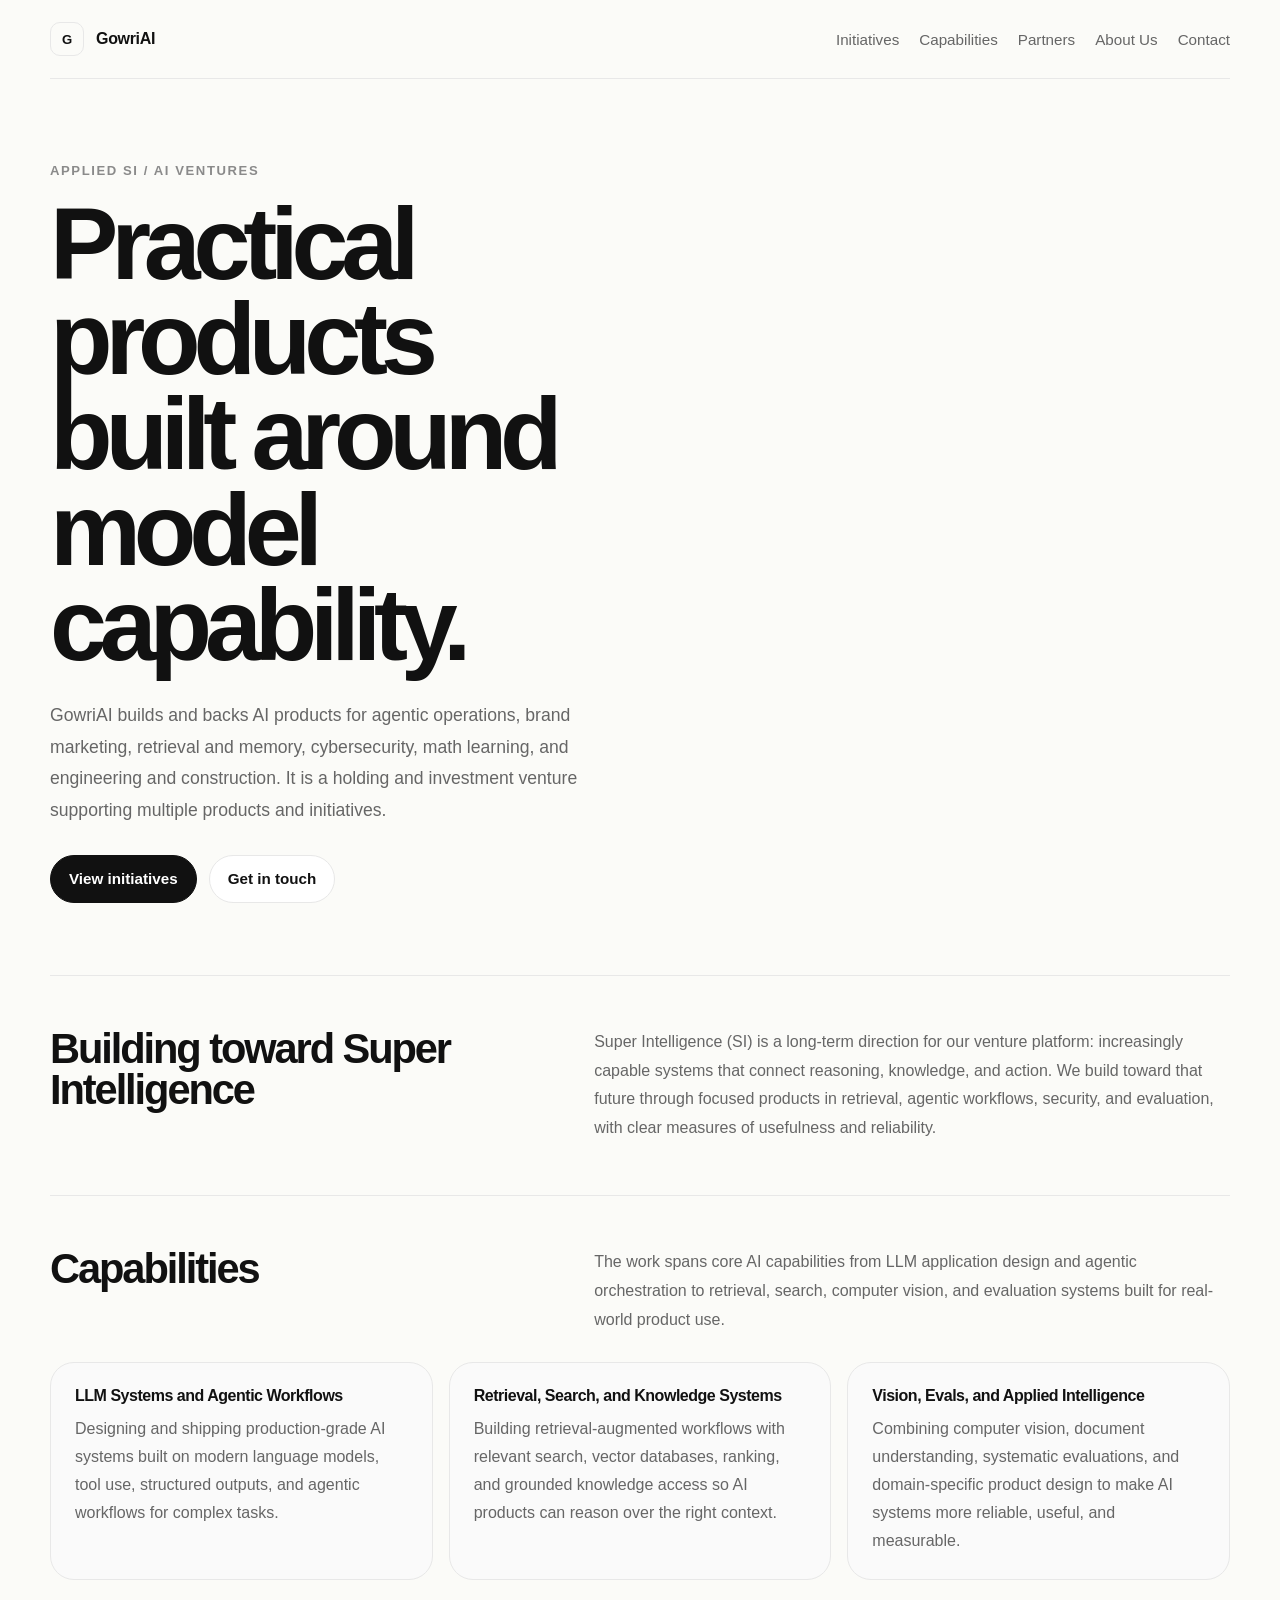
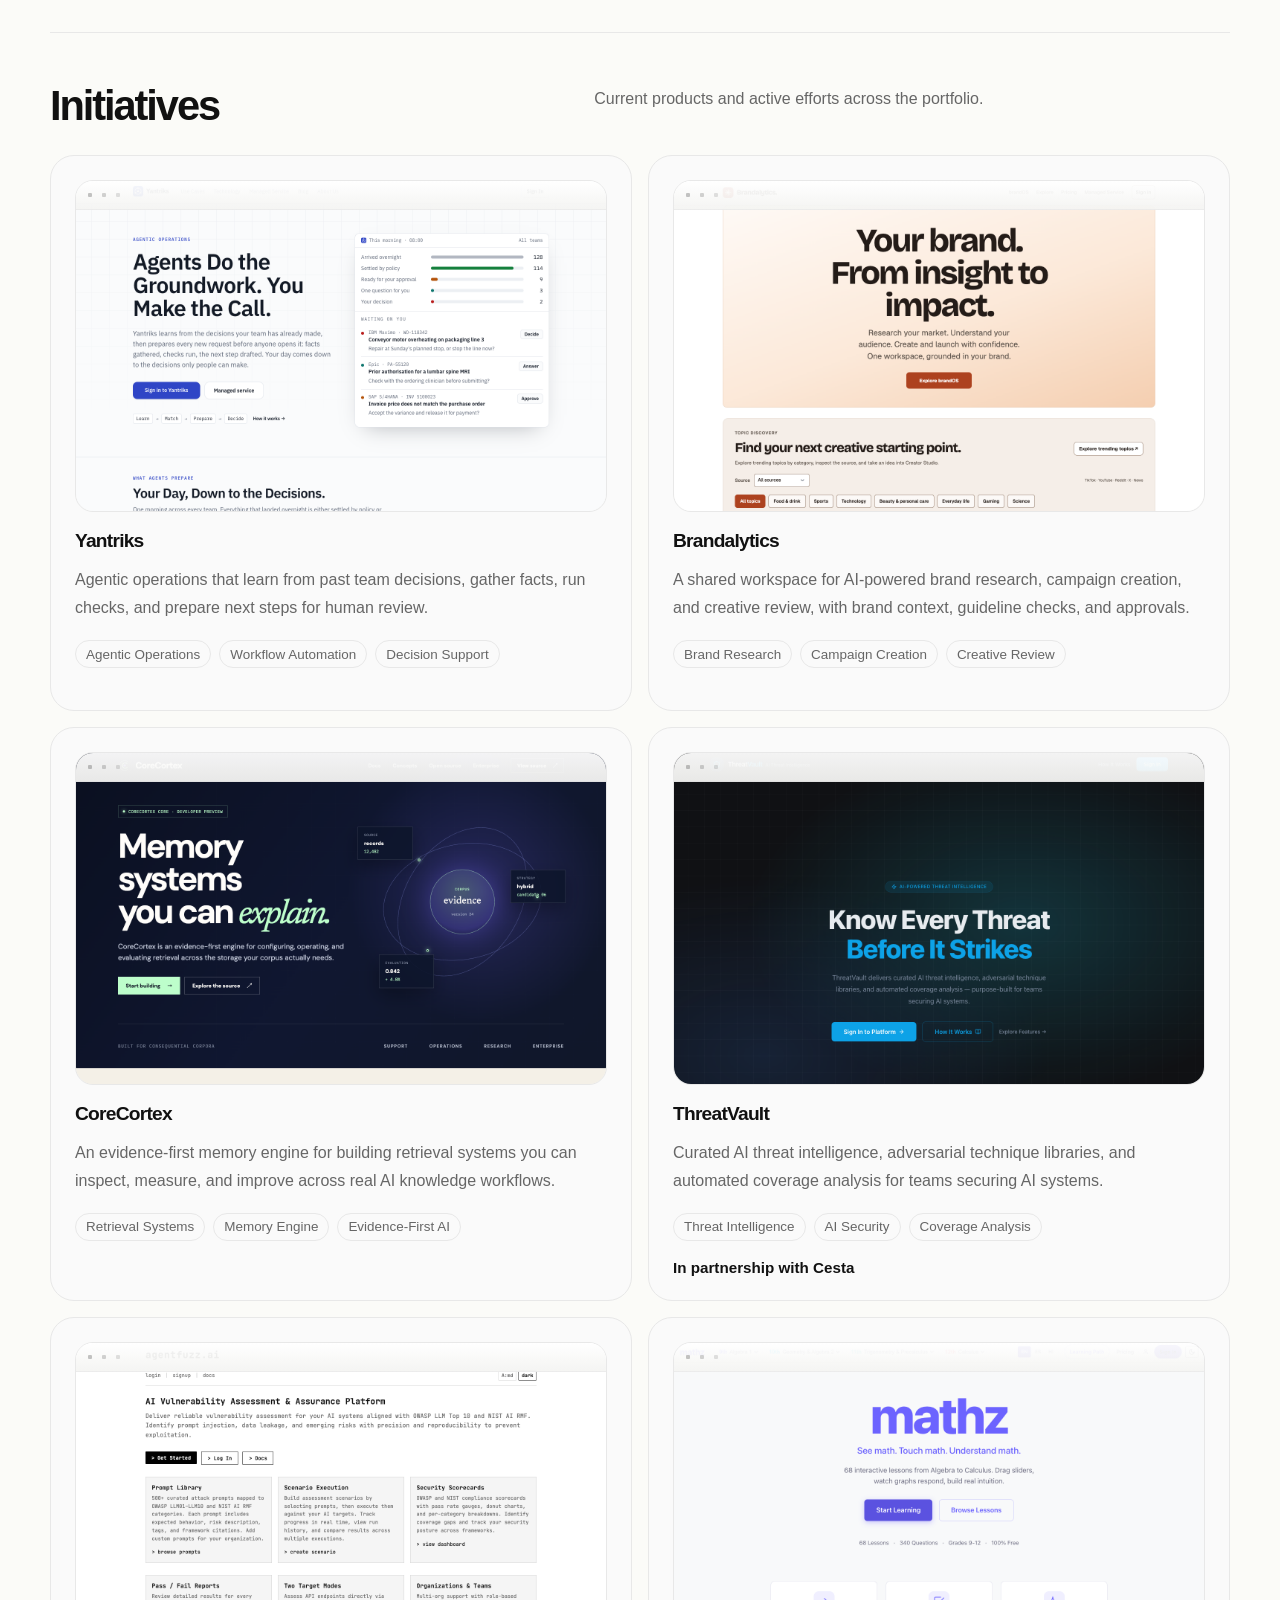
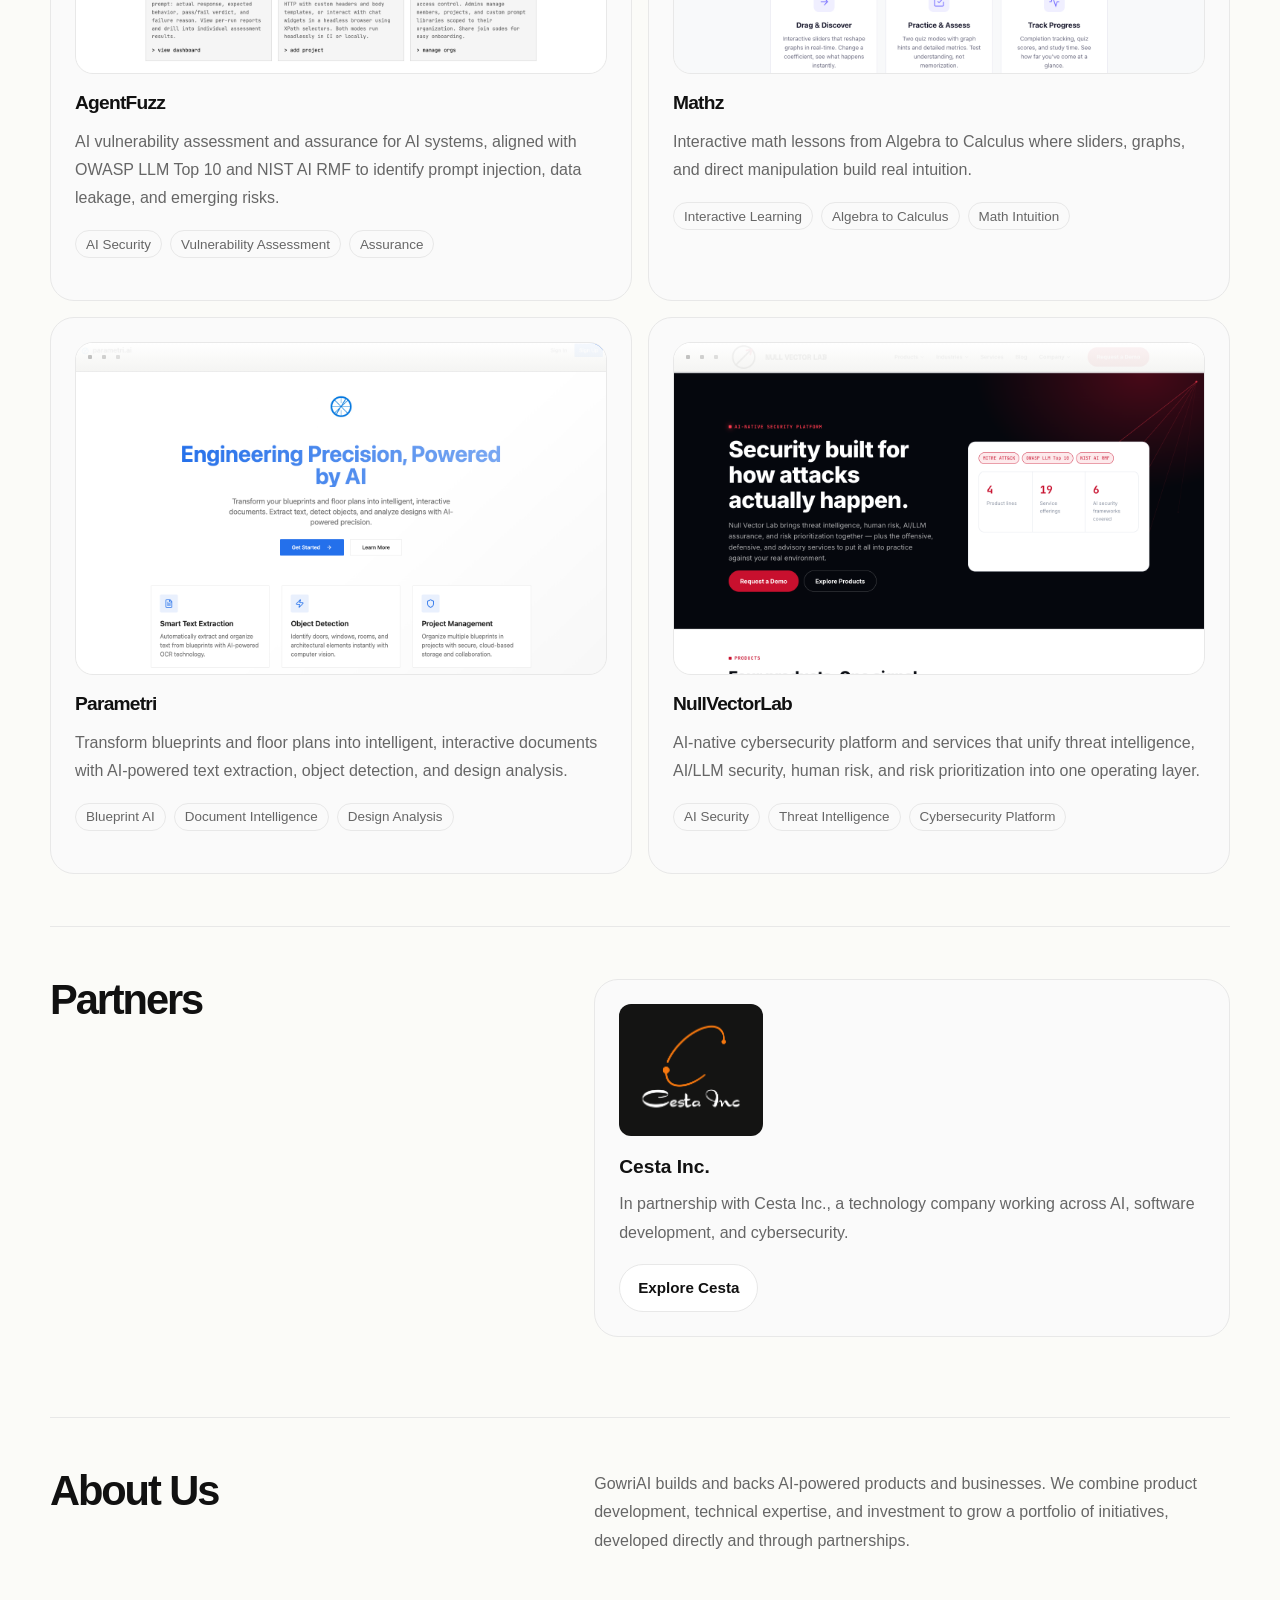
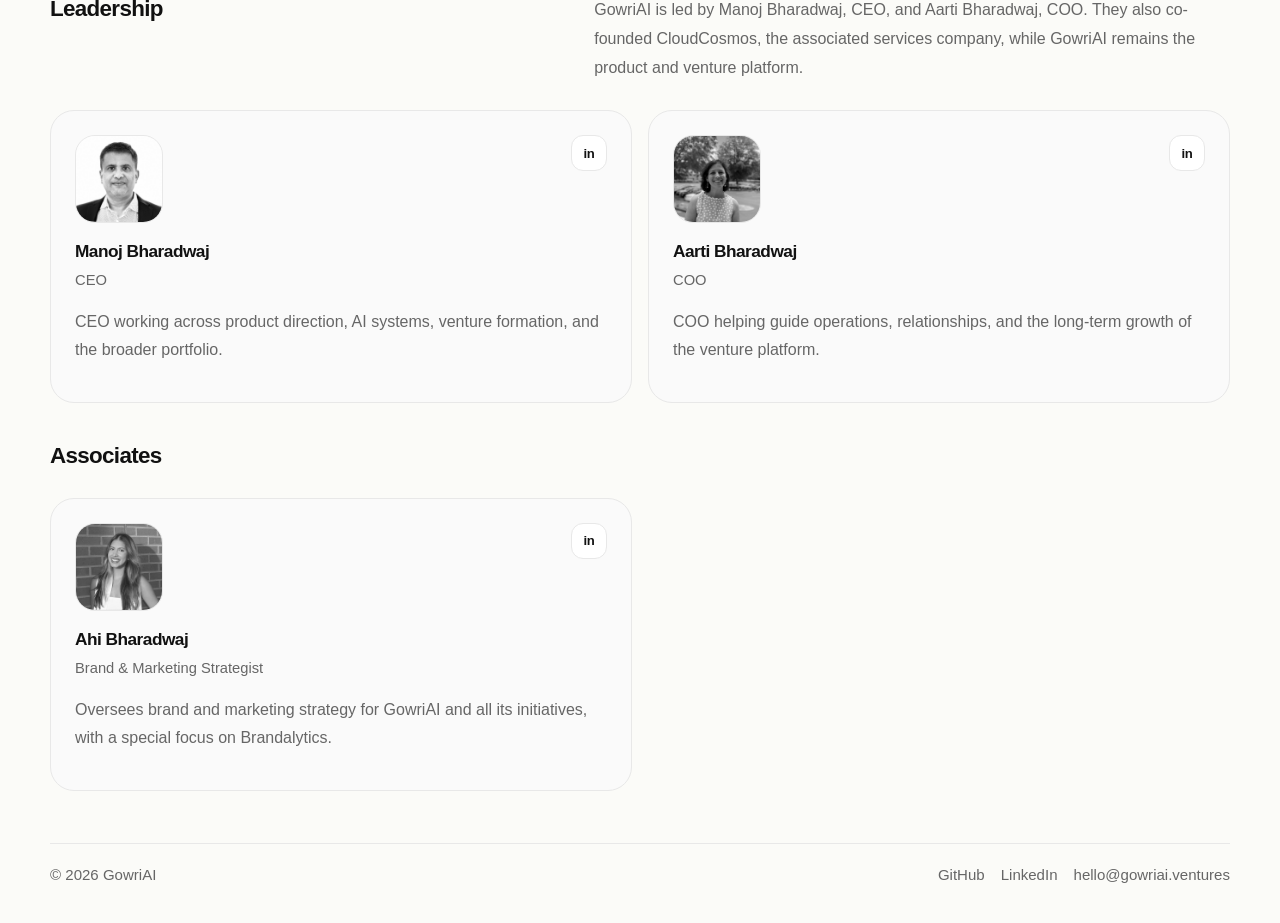
<file: index.html>
<!DOCTYPE html>
<html lang="en">
<head>
  <meta charset="utf-8" />
  <meta name="viewport" content="width=device-width, initial-scale=1" />
  <title>GowriAI | AI Products &amp; Ventures</title>
  <meta
    name="description"
    content="GowriAI builds and backs AI products for agentic operations, brand marketing, retrieval and memory, cybersecurity, math learning, and engineering and construction."
  />
  <meta
    name="keywords"
    content="GowriAI, AI ventures, applied AI, AI products, Super Intelligence, Yantriks, Brandalytics, AgentFuzz, ThreatVault, Mathz, Parametri, NullVectorLab, CoreCortex"
  />
  <meta name="author" content="GowriAI" />
  <meta name="robots" content="index, follow, max-image-preview:large, max-snippet:-1, max-video-preview:-1" />
  <meta name="googlebot" content="index, follow, max-image-preview:large, max-snippet:-1, max-video-preview:-1" />
  <meta name="application-name" content="GowriAI" />
  <meta name="theme-color" content="#fbfbf8" />
  <meta name="format-detection" content="telephone=no" />
  <meta name="geo.region" content="US" />
  <meta name="geo.placename" content="United States" />
  <meta property="og:type" content="website" />
  <meta property="og:site_name" content="GowriAI" />
  <meta property="og:title" content="GowriAI" />
  <meta
    property="og:description"
    content="GowriAI builds and backs AI products for agentic operations, brand marketing, retrieval and memory, cybersecurity, math learning, and engineering and construction."
  />
  <meta property="og:url" content="https://gowriai.ventures/" />
  <meta property="og:locale" content="en_US" />
  <meta property="og:image" content="https://gowriai.ventures/assets/images/og-image.png" />
  <meta property="og:image:width" content="1200" />
  <meta property="og:image:height" content="630" />
  <meta name="twitter:card" content="summary_large_image" />
  <meta name="twitter:title" content="GowriAI" />
  <meta
    name="twitter:description"
    content="GowriAI builds and backs AI products for agentic operations, brand marketing, retrieval and memory, cybersecurity, math learning, and engineering and construction."
  />
  <meta name="twitter:image" content="https://gowriai.ventures/assets/images/og-image.png" />
  <link rel="canonical" href="https://gowriai.ventures/" />
  <link rel="icon" href="/favicon.svg" type="image/svg+xml" />
  <link rel="mask-icon" href="/favicon.svg" color="#0f5a47" />
  <link rel="manifest" href="/site.webmanifest" />
  <script type="application/ld+json">
    {
      "@context": "https://schema.org",
      "@type": "Organization",
      "name": "GowriAI",
      "url": "https://gowriai.ventures/",
      "description": "GowriAI builds and backs AI products for agentic operations, brand marketing, retrieval and memory, cybersecurity, math learning, and engineering and construction.",
      "sameAs": [
        "https://github.com/GowriAI-Ventures",
        "https://linkedin.com/company/gowriai"
      ],
      "hasOfferCatalog": {
        "@type": "OfferCatalog",
        "name": "Initiatives",
        "itemListElement": [
          {
            "@type": "ListItem",
            "position": 1,
            "item": {
              "@type": "SoftwareApplication",
              "name": "Yantriks",
              "url": "https://yantriks.ai/",
              "description": "Agentic operations that learn from past team decisions, gather facts, run checks, and prepare next steps for human review."
            }
          },
          {
            "@type": "ListItem",
            "position": 2,
            "item": {
              "@type": "SoftwareApplication",
              "name": "Brandalytics",
              "url": "https://brandalytics.ai/",
              "description": "A shared workspace for AI-powered brand research, campaign creation, and creative review, with brand context, guideline checks, and approvals."
            }
          },
          {
            "@type": "ListItem",
            "position": 3,
            "item": {
              "@type": "SoftwareApplication",
              "name": "CoreCortex",
              "url": "https://corecortex.io/",
              "description": "An evidence-first memory engine for building retrieval systems you can inspect, measure, and improve across real AI knowledge workflows."
            }
          },
          {
            "@type": "ListItem",
            "position": 4,
            "item": {
              "@type": "SoftwareApplication",
              "name": "ThreatVault",
              "url": "https://threatvault.ai",
              "description": "Curated AI threat intelligence, adversarial technique libraries, and automated coverage analysis for teams securing AI systems."
            }
          },
          {
            "@type": "ListItem",
            "position": 5,
            "item": {
              "@type": "SoftwareApplication",
              "name": "AgentFuzz",
              "url": "https://agentfuzz.ai",
              "description": "AI vulnerability assessment and assurance for AI systems, aligned with OWASP LLM Top 10 and NIST AI RMF to identify prompt injection, data leakage, and emerging risks."
            }
          },
          {
            "@type": "ListItem",
            "position": 6,
            "item": {
              "@type": "SoftwareApplication",
              "name": "Mathz",
              "url": "https://mathz.app",
              "description": "Interactive math lessons from Algebra to Calculus where sliders, graphs, and direct manipulation build real intuition."
            }
          },
          {
            "@type": "ListItem",
            "position": 7,
            "item": {
              "@type": "SoftwareApplication",
              "name": "Parametri",
              "url": "https://parametri.ai/",
              "description": "Transform blueprints and floor plans into intelligent, interactive documents with AI-powered text extraction, object detection, and design analysis."
            }
          },
          {
            "@type": "ListItem",
            "position": 8,
            "item": {
              "@type": "SoftwareApplication",
              "name": "NullVectorLab",
              "url": "https://nullvectorlab.com/",
              "description": "AI-native cybersecurity platform and services that unify threat intelligence, AI/LLM security, human risk, and risk prioritization into one operating layer."
            }
          }
        ]
      }
    }
  </script>
  <style>
    :root {
      --bg: #fbfbf8;
      --surface: #ffffff;
      --line: #e8e8e8;
      --text: #111111;
      --muted: #666666;
      --subtle: #8a8a8a;
      --accent: #111111;
      --panel: #fafafa;
      --radius: 24px;
      --max-width: 1180px;
    }

    * {
      box-sizing: border-box;
    }

    html {
      scroll-behavior: smooth;
    }

    body {
      margin: 0;
      background: var(--bg);
      color: var(--text);
      font-family: -apple-system, BlinkMacSystemFont, "Segoe UI", sans-serif;
      -webkit-font-smoothing: antialiased;
      text-rendering: optimizeLegibility;
    }

    a {
      color: inherit;
      text-decoration: none;
    }

    img {
      max-width: 100%;
      display: block;
    }

    .page {
      width: min(calc(100% - 40px), var(--max-width));
      margin: 0 auto;
    }

    .topbar {
      display: flex;
      align-items: center;
      justify-content: space-between;
      gap: 24px;
      padding: 22px 0;
      border-bottom: 1px solid var(--line);
    }

    .brand {
      display: inline-flex;
      align-items: center;
      gap: 12px;
      font-size: 1rem;
      font-weight: 600;
      letter-spacing: -0.02em;
    }

    .brand-mark {
      width: 34px;
      height: 34px;
      display: grid;
      place-items: center;
      border: 1px solid var(--line);
      border-radius: 10px;
      font-size: 0.82rem;
      font-weight: 700;
    }

    .nav {
      display: flex;
      flex-wrap: wrap;
      gap: 20px;
      color: var(--muted);
      font-size: 0.95rem;
    }

    .hero {
      padding: 84px 0 72px;
      border-bottom: 1px solid var(--line);
    }

    .kicker {
      margin: 0 0 18px;
      color: var(--subtle);
      font-size: 0.82rem;
      font-weight: 600;
      letter-spacing: 0.12em;
      text-transform: uppercase;
    }

    h1 {
      margin: 0;
      max-width: 10ch;
      font-size: clamp(3.2rem, 8vw, 6.8rem);
      line-height: 0.93;
      letter-spacing: -0.07em;
      font-weight: 700;
    }

    .hero-grid {
      display: grid;
      grid-template-columns: minmax(0, 1.35fr) minmax(280px, 0.7fr);
      gap: 40px;
      align-items: end;
      margin-top: 28px;
    }

    .lead {
      margin: 0;
      max-width: 58ch;
      color: var(--muted);
      font-size: 1.1rem;
      line-height: 1.8;
    }

    .hero-actions {
      display: flex;
      flex-wrap: wrap;
      gap: 12px;
      margin-top: 28px;
    }

    .button {
      display: inline-flex;
      align-items: center;
      justify-content: center;
      min-height: 48px;
      padding: 0 18px;
      border-radius: 999px;
      border: 1px solid var(--line);
      font-size: 0.95rem;
      font-weight: 600;
      transition: background-color 140ms ease, color 140ms ease, border-color 140ms ease;
    }

    .button-primary {
      background: var(--accent);
      border-color: var(--accent);
      color: #ffffff;
    }

    .button-secondary {
      background: var(--surface);
      color: var(--text);
    }

    .section {
      padding: 52px 0;
      border-bottom: 1px solid var(--line);
    }

    .section-header {
      display: grid;
      grid-template-columns: minmax(0, 0.9fr) minmax(0, 1.1fr);
      gap: 24px;
      margin-bottom: 28px;
    }

    .section-intelligence .section-header {
      margin-bottom: 0;
    }

    .about-subsection {
      margin-top: 40px;
    }

    .about-subsection .section-header h3 {
      margin: 0;
      font-size: 1.4rem;
      line-height: 1.2;
      letter-spacing: -0.03em;
      font-weight: 650;
    }

    .section-header h2 {
      margin: 0;
      font-size: clamp(1.7rem, 4vw, 2.6rem);
      line-height: 1;
      letter-spacing: -0.05em;
      font-weight: 650;
    }

    .section-header p {
      margin: 0;
      color: var(--muted);
      line-height: 1.8;
      font-size: 1rem;
    }

    .capabilities {
      display: grid;
      grid-template-columns: repeat(3, minmax(0, 1fr));
      gap: 16px;
    }

    .capability {
      padding: 24px;
      background: var(--panel);
      border: 1px solid var(--line);
      border-radius: var(--radius);
    }

    .capability h3 {
      margin: 0 0 10px;
      font-size: 1rem;
      letter-spacing: -0.03em;
    }

    .capability p {
      margin: 0;
      color: var(--muted);
      line-height: 1.75;
    }

    .initiatives {
      display: grid;
      grid-template-columns: repeat(2, minmax(0, 1fr));
      gap: 16px;
    }

    .team {
      display: grid;
      grid-template-columns: repeat(2, minmax(0, 1fr));
      gap: 16px;
    }

    .initiative {
      padding: 24px;
      border: 1px solid var(--line);
      border-radius: var(--radius);
      background: var(--panel);
    }

    .initiative-shot {
      display: block;
      margin: 0 0 18px;
      aspect-ratio: 16 / 10;
      overflow: hidden;
      border: 1px solid var(--line);
      border-radius: 18px;
      background: #f6f6f4;
      box-shadow: inset 0 1px 0 rgba(255, 255, 255, 0.7);
      position: relative;
    }

    .initiative-shot::before {
      content: "";
      position: absolute;
      inset: 0 auto auto 0;
      width: 100%;
      height: 28px;
      border-bottom: 1px solid rgba(17, 17, 17, 0.08);
      background:
        radial-gradient(circle at 14px 14px, rgba(17, 17, 17, 0.24) 0 2px, transparent 2.5px),
        radial-gradient(circle at 28px 14px, rgba(17, 17, 17, 0.18) 0 2px, transparent 2.5px),
        radial-gradient(circle at 42px 14px, rgba(17, 17, 17, 0.12) 0 2px, transparent 2.5px),
        linear-gradient(180deg, rgba(255, 255, 255, 0.95), rgba(244, 244, 242, 0.95));
      z-index: 1;
    }

    .initiative-shot img {
      width: 100%;
      height: 100%;
      object-fit: cover;
      object-position: center top;
      transition: transform 180ms ease;
      transform: scale(1.01);
    }

    .initiative:hover .initiative-shot img {
      transform: scale(1.03);
    }

    .initiative-head {
      margin-bottom: 14px;
    }

    .initiative h3 {
      margin: 0;
      font-size: 1.2rem;
      letter-spacing: -0.04em;
      font-weight: 650;
    }

    .initiative-title-link {
      display: inline-flex;
      align-items: center;
      gap: 6px;
    }

    .initiative p {
      margin: 0 0 18px;
      color: var(--muted);
      line-height: 1.75;
    }

    .meta {
      display: flex;
      flex-wrap: wrap;
      gap: 8px;
      margin-bottom: 18px;
    }

    .pill {
      display: inline-flex;
      align-items: center;
      min-height: 28px;
      padding: 0 10px;
      border: 1px solid var(--line);
      border-radius: 999px;
      color: var(--muted);
      font-size: 0.84rem;
      white-space: nowrap;
    }

    .link-row {
      display: flex;
      align-items: center;
      gap: 12px;
      color: var(--text);
      font-size: 0.95rem;
      font-weight: 600;
    }

    .person {
      padding: 24px;
      border: 1px solid var(--line);
      border-radius: var(--radius);
      background: var(--panel);
    }

    .partner-card {
      padding: 24px;
      border: 1px solid var(--line);
      border-radius: var(--radius);
      background: var(--panel);
    }

    .partner-card h3 {
      margin: 0 0 12px;
      font-size: 1.2rem;
    }

    .partner-card .button {
      margin-top: 16px;
    }

    .partner-logo {
      display: inline-block;
      padding: 12px;
      margin-bottom: 16px;
      border-radius: 12px;
      background: #141413;
    }

    .partner-logo img {
      width: 120px;
      height: auto;
    }

    .person-top {
      display: flex;
      align-items: start;
      justify-content: space-between;
      gap: 14px;
      margin-bottom: 18px;
    }

    .person-image {
      width: 88px;
      height: 88px;
      flex-shrink: 0;
      border-radius: 20px;
      overflow: hidden;
      border: 1px solid var(--line);
      background: #f4f4f4;
    }

    .person-image img {
      width: 100%;
      height: 100%;
      object-fit: cover;
      filter: grayscale(1);
    }

    .person-image.initials {
      display: grid;
      place-items: center;
      font-size: 1.5rem;
      font-weight: 600;
      color: var(--muted);
    }

    .person h4 {
      margin: 0 0 6px;
      font-size: 1.08rem;
      letter-spacing: -0.03em;
    }

    .person-role {
      margin: 0 0 12px;
      color: var(--subtle);
      font-size: 0.92rem;
    }

    .person p {
      margin: 0 0 14px;
      color: var(--muted);
      line-height: 1.75;
    }

    .person-link {
      display: inline-flex;
      align-items: center;
      justify-content: center;
      width: 36px;
      height: 36px;
      flex-shrink: 0;
      border: 1px solid var(--line);
      border-radius: 12px;
      color: var(--accent);
      font-size: 0.82rem;
      font-weight: 700;
      letter-spacing: -0.02em;
      background: #ffffff;
    }

    .footer {
      display: flex;
      align-items: center;
      justify-content: space-between;
      gap: 20px;
      flex-wrap: wrap;
      padding: 22px 0 40px;
      color: var(--muted);
      font-size: 0.94rem;
    }

    .footer-links {
      display: flex;
      flex-wrap: wrap;
      gap: 16px;
    }

    @media (max-width: 920px) {
      .hero-grid,
      .section-header,
      .capabilities,
      .initiatives,
      .team {
        grid-template-columns: 1fr;
      }
    }

    @media (max-width: 640px) {
      .page {
        width: min(calc(100% - 24px), var(--max-width));
      }

      .topbar,
      .footer {
        align-items: start;
        flex-direction: column;
      }

      .hero {
        padding: 56px 0 52px;
      }

      h1 {
        max-width: 11ch;
        font-size: clamp(2.8rem, 14vw, 4.4rem);
      }

      .link-row {
        flex-direction: column;
        align-items: start;
      }
    }
  </style>
</head>
<body>
    <div class="page">
    <header class="topbar">
      <a class="brand" href="/" aria-label="GowriAI home">
        <span class="brand-mark" aria-hidden="true">G</span>
        <span>GowriAI</span>
      </a>
      <nav class="nav" aria-label="Primary">
        <a href="#initiatives">Initiatives</a>
        <a href="#capabilities">Capabilities</a>
        <a href="#partners">Partners</a>
        <a href="#about">About Us</a>
        <a href="mailto:hello@gowriai.ventures">Contact</a>
      </nav>
    </header>

    <main>
      <section class="hero">
        <p class="kicker">Applied SI / AI ventures</p>
        <h1>Practical products built around model capability.</h1>
        <div class="hero-grid">
          <div>
            <p class="lead">
              GowriAI builds and backs AI products for agentic operations, brand marketing, retrieval and memory,
              cybersecurity, math learning, and engineering and construction. It is a holding
              and investment venture supporting multiple products and initiatives.
            </p>
            <div class="hero-actions">
              <a class="button button-primary" href="#initiatives">View initiatives</a>
              <a class="button button-secondary" href="mailto:hello@gowriai.ventures">Get in touch</a>
            </div>
          </div>
        </div>
      </section>

      <section class="section section-intelligence" id="super-intelligence" aria-labelledby="super-intelligence-title">
        <div class="section-header">
          <h2 id="super-intelligence-title">Building toward Super Intelligence</h2>
          <p>
            Super Intelligence (SI) is a long-term direction for our venture platform:
            increasingly capable systems that connect reasoning, knowledge, and action.
            We build toward that future through focused products in retrieval, agentic
            workflows, security, and evaluation, with clear measures of usefulness and
            reliability.
          </p>
        </div>
      </section>

      <section class="section" id="capabilities" aria-labelledby="capabilities-title">
        <div class="section-header">
          <h2 id="capabilities-title">Capabilities</h2>
          <p>
            The work spans core AI capabilities from LLM application design and
            agentic orchestration to retrieval, search, computer vision, and
            evaluation systems built for real-world product use.
          </p>
        </div>
        <div class="capabilities" id="capability-grid">
          <article class="capability">
            <h3>LLM Systems and Agentic Workflows</h3>
            <p>Designing and shipping production-grade AI systems built on modern language models, tool use, structured outputs, and agentic workflows for complex tasks.</p>
          </article>
          <article class="capability">
            <h3>Retrieval, Search, and Knowledge Systems</h3>
            <p>Building retrieval-augmented workflows with relevant search, vector databases, ranking, and grounded knowledge access so AI products can reason over the right context.</p>
          </article>
          <article class="capability">
            <h3>Vision, Evals, and Applied Intelligence</h3>
            <p>Combining computer vision, document understanding, systematic evaluations, and domain-specific product design to make AI systems more reliable, useful, and measurable.</p>
          </article>
        </div>
      </section>

      <section class="section" id="initiatives" aria-labelledby="initiatives-title">
        <div class="section-header">
          <h2 id="initiatives-title">Initiatives</h2>
          <p>
            Current products and active efforts across the portfolio.
          </p>
        </div>
        <div class="initiatives" id="initiative-grid">
          <article class="initiative">
            <a class="initiative-shot" href="https://yantriks.ai/" rel="noopener" target="_blank" aria-label="Yantriks">
              <img src="./assets/images/initiatives/yantriks-ai.png" alt="Yantriks preview" />
            </a>
            <div class="initiative-head">
              <h3><a class="initiative-title-link" href="https://yantriks.ai/" rel="noopener" target="_blank">Yantriks</a></h3>
            </div>
            <p>Agentic operations that learn from past team decisions, gather facts, run checks, and prepare next steps for human review.</p>
            <div class="meta"><span class="pill">Agentic Operations</span><span class="pill">Workflow Automation</span><span class="pill">Decision Support</span></div>
            <div class="link-row"></div>
          </article>
          <article class="initiative">
            <a class="initiative-shot" href="https://brandalytics.ai/" rel="noopener" target="_blank" aria-label="Brandalytics">
              <img src="./assets/images/initiatives/brandalytics-ai.png" alt="Brandalytics preview" />
            </a>
            <div class="initiative-head">
              <h3><a class="initiative-title-link" href="https://brandalytics.ai/" rel="noopener" target="_blank">Brandalytics</a></h3>
            </div>
            <p>A shared workspace for AI-powered brand research, campaign creation, and creative review, with brand context, guideline checks, and approvals.</p>
            <div class="meta"><span class="pill">Brand Research</span><span class="pill">Campaign Creation</span><span class="pill">Creative Review</span></div>
            <div class="link-row">

            </div>
          </article>
          <article class="initiative">
            <a class="initiative-shot" href="https://corecortex.io/" rel="noopener" target="_blank" aria-label="CoreCortex">
              <img src="./assets/images/initiatives/corecortex-io.png" alt="CoreCortex preview" />
            </a>
            <div class="initiative-head">
              <h3><a class="initiative-title-link" href="https://corecortex.io/" rel="noopener" target="_blank">CoreCortex</a></h3>
            </div>
            <p>An evidence-first memory engine for building retrieval systems you can inspect, measure, and improve across real AI knowledge workflows.</p>
            <div class="meta"><span class="pill">Retrieval Systems</span><span class="pill">Memory Engine</span><span class="pill">Evidence-First AI</span></div>
            <div class="link-row">

            </div>
          </article>
          <article class="initiative">
            <a class="initiative-shot" href="https://threatvault.ai" rel="noopener" target="_blank" aria-label="ThreatVault">
              <img src="./assets/images/initiatives/threatvault-ai.png" alt="ThreatVault preview" />
            </a>
            <div class="initiative-head">
              <h3><a class="initiative-title-link" href="https://threatvault.ai" rel="noopener" target="_blank">ThreatVault</a></h3>
            </div>
            <p>Curated AI threat intelligence, adversarial technique libraries, and automated coverage analysis for teams securing AI systems.</p>
            <div class="meta"><span class="pill">Threat Intelligence</span><span class="pill">AI Security</span><span class="pill">Coverage Analysis</span></div>
            <div class="link-row">
              <a href="https://cestatech.com/" rel="noopener" target="_blank">In partnership with Cesta</a>
            </div>
          </article>
          <article class="initiative">
            <a class="initiative-shot" href="https://agentfuzz.ai" rel="noopener" target="_blank" aria-label="AgentFuzz">
              <img src="./assets/images/initiatives/agentfuzz-ai.png" alt="AgentFuzz preview" />
            </a>
            <div class="initiative-head">
              <h3><a class="initiative-title-link" href="https://agentfuzz.ai" rel="noopener" target="_blank">AgentFuzz</a></h3>
            </div>
            <p>AI vulnerability assessment and assurance for AI systems, aligned with OWASP LLM Top 10 and NIST AI RMF to identify prompt injection, data leakage, and emerging risks.</p>
            <div class="meta"><span class="pill">AI Security</span><span class="pill">Vulnerability Assessment</span><span class="pill">Assurance</span></div>
            <div class="link-row">

            </div>
          </article>
          <article class="initiative">
            <a class="initiative-shot" href="https://mathz.app" rel="noopener" target="_blank" aria-label="Mathz">
              <img src="./assets/images/initiatives/mathz-app.png" alt="Mathz preview" />
            </a>
            <div class="initiative-head">
              <h3><a class="initiative-title-link" href="https://mathz.app" rel="noopener" target="_blank">Mathz</a></h3>
            </div>
            <p>Interactive math lessons from Algebra to Calculus where sliders, graphs, and direct manipulation build real intuition.</p>
            <div class="meta"><span class="pill">Interactive Learning</span><span class="pill">Algebra to Calculus</span><span class="pill">Math Intuition</span></div>
            <div class="link-row">

            </div>
          </article>
          <article class="initiative">
            <a class="initiative-shot" href="https://parametri.ai/" rel="noopener" target="_blank" aria-label="Parametri">
              <img src="./assets/images/initiatives/parametri-ai.png" alt="Parametri preview" />
            </a>
            <div class="initiative-head">
              <h3><a class="initiative-title-link" href="https://parametri.ai/" rel="noopener" target="_blank">Parametri</a></h3>
            </div>
            <p>Transform blueprints and floor plans into intelligent, interactive documents with AI-powered text extraction, object detection, and design analysis.</p>
            <div class="meta"><span class="pill">Blueprint AI</span><span class="pill">Document Intelligence</span><span class="pill">Design Analysis</span></div>
            <div class="link-row">

            </div>
          </article>
          <article class="initiative">
            <a class="initiative-shot" href="https://nullvectorlab.com/" rel="noopener" target="_blank" aria-label="NullVectorLab">
              <img src="./assets/images/initiatives/nullvectorlab-com.png" alt="NullVectorLab preview" />
            </a>
            <div class="initiative-head">
              <h3><a class="initiative-title-link" href="https://nullvectorlab.com/" rel="noopener" target="_blank">NullVectorLab</a></h3>
            </div>
            <p>AI-native cybersecurity platform and services that unify threat intelligence, AI/LLM security, human risk, and risk prioritization into one operating layer.</p>
            <div class="meta"><span class="pill">AI Security</span><span class="pill">Threat Intelligence</span><span class="pill">Cybersecurity Platform</span></div>
            <div class="link-row">

            </div>
          </article>
        </div>
      </section>

      <section class="section" id="partners" aria-labelledby="partners-title">
        <div class="section-header">
          <h2 id="partners-title">Partners</h2>
          <article class="partner-card">
            <a class="partner-logo" href="https://cestatech.com/" target="_blank" rel="noopener" aria-label="Cesta Inc. website">
              <img src="./assets/images/cesta-logo.png" alt="Cesta Inc." width="3937" height="3543" loading="lazy" />
            </a>
            <h3><a href="https://cestatech.com/" target="_blank" rel="noopener">Cesta Inc.</a></h3>
            <p>
              In partnership with Cesta Inc., a technology company working across
              AI, software development, and cybersecurity.
            </p>
            <a class="button button-secondary" href="https://cestatech.com/" target="_blank" rel="noopener">Explore Cesta</a>
          </article>
        </div>
      </section>

      <section class="section" id="about" aria-labelledby="about-title">
        <div class="section-header">
          <h2 id="about-title">About Us</h2>
          <p>
            GowriAI builds and backs AI-powered products and businesses.
            We combine product development, technical expertise, and investment to
            grow a portfolio of initiatives, developed directly and through partnerships.
          </p>
        </div>
      <section class="about-subsection" id="leadership" aria-labelledby="leadership-title">
        <div class="section-header">
          <h3 id="leadership-title">Leadership</h3>
          <p>
            GowriAI is led by Manoj Bharadwaj, CEO, and Aarti Bharadwaj, COO. They also co-founded
            <a href="https://cloudcosmos.tech/" rel="noopener" target="_blank">CloudCosmos</a>, the associated services company, while GowriAI remains the product and venture platform.
          </p>
        </div>
        <div class="team" id="leadership-grid">
          <article class="person">
            <div class="person-top">
              <div class="person-image">
                <img src="./assets/images/manoj-profile.png" alt="Manoj Bharadwaj" />
              </div>
              <a class="person-link" href="https://www.linkedin.com/in/manojbharadwaj/" rel="noopener" target="_blank" aria-label="Manoj Bharadwaj LinkedIn">in</a>
            </div>
            <h4>Manoj Bharadwaj</h4>
            <p class="person-role">CEO</p>
            <p>CEO working across product direction, AI systems, venture formation, and the broader portfolio.</p>
          </article>
          <article class="person">
            <div class="person-top">
              <div class="person-image">
                <img src="./assets/images/aarti-profile.png" alt="Aarti Bharadwaj" />
              </div>
              <a class="person-link" href="https://www.linkedin.com/in/aartibharadwaj/" rel="noopener" target="_blank" aria-label="Aarti Bharadwaj LinkedIn">in</a>
            </div>
            <h4>Aarti Bharadwaj</h4>
            <p class="person-role">COO</p>
            <p>COO helping guide operations, relationships, and the long-term growth of the venture platform.</p>
          </article>
        </div>
      </section>
      <section class="about-subsection" id="associates" aria-labelledby="associates-title">
        <div class="section-header">
          <h3 id="associates-title">Associates</h3>
        </div>
        <div class="team">
          <article class="person">
            <div class="person-top">
              <div class="person-image">
                <img src="./assets/images/ahi-profile.png" alt="Ahi Bharadwaj" width="800" height="800" />
              </div>
              <a class="person-link" href="https://www.linkedin.com/in/ahi-bharadwaj/" rel="noopener" target="_blank" aria-label="Ahi Bharadwaj LinkedIn">in</a>
            </div>
            <h4>Ahi Bharadwaj</h4>
            <p class="person-role">Brand &amp; Marketing Strategist</p>
            <p>Oversees brand and marketing strategy for GowriAI and all its initiatives, with a special focus on <a href="https://brandalytics.ai/" rel="noopener" target="_blank">Brandalytics</a>.</p>
          </article>
        </div>
      </section>
      </section>
    </main>

    <footer class="footer">
      <span>© <span id="year">2026</span> GowriAI</span>
      <div class="footer-links">
        <a href="https://github.com/GowriAI-Ventures" rel="noopener" target="_blank">GitHub</a>
        <a href="https://linkedin.com/company/gowriai" rel="noopener" target="_blank">LinkedIn</a>
        <a href="mailto:hello@gowriai.ventures">hello@gowriai.ventures</a>
      </div>
    </footer>
  </div>

  <script>
    document.getElementById("year").textContent = new Date().getFullYear();
  </script>
</body>
</html>
</file>
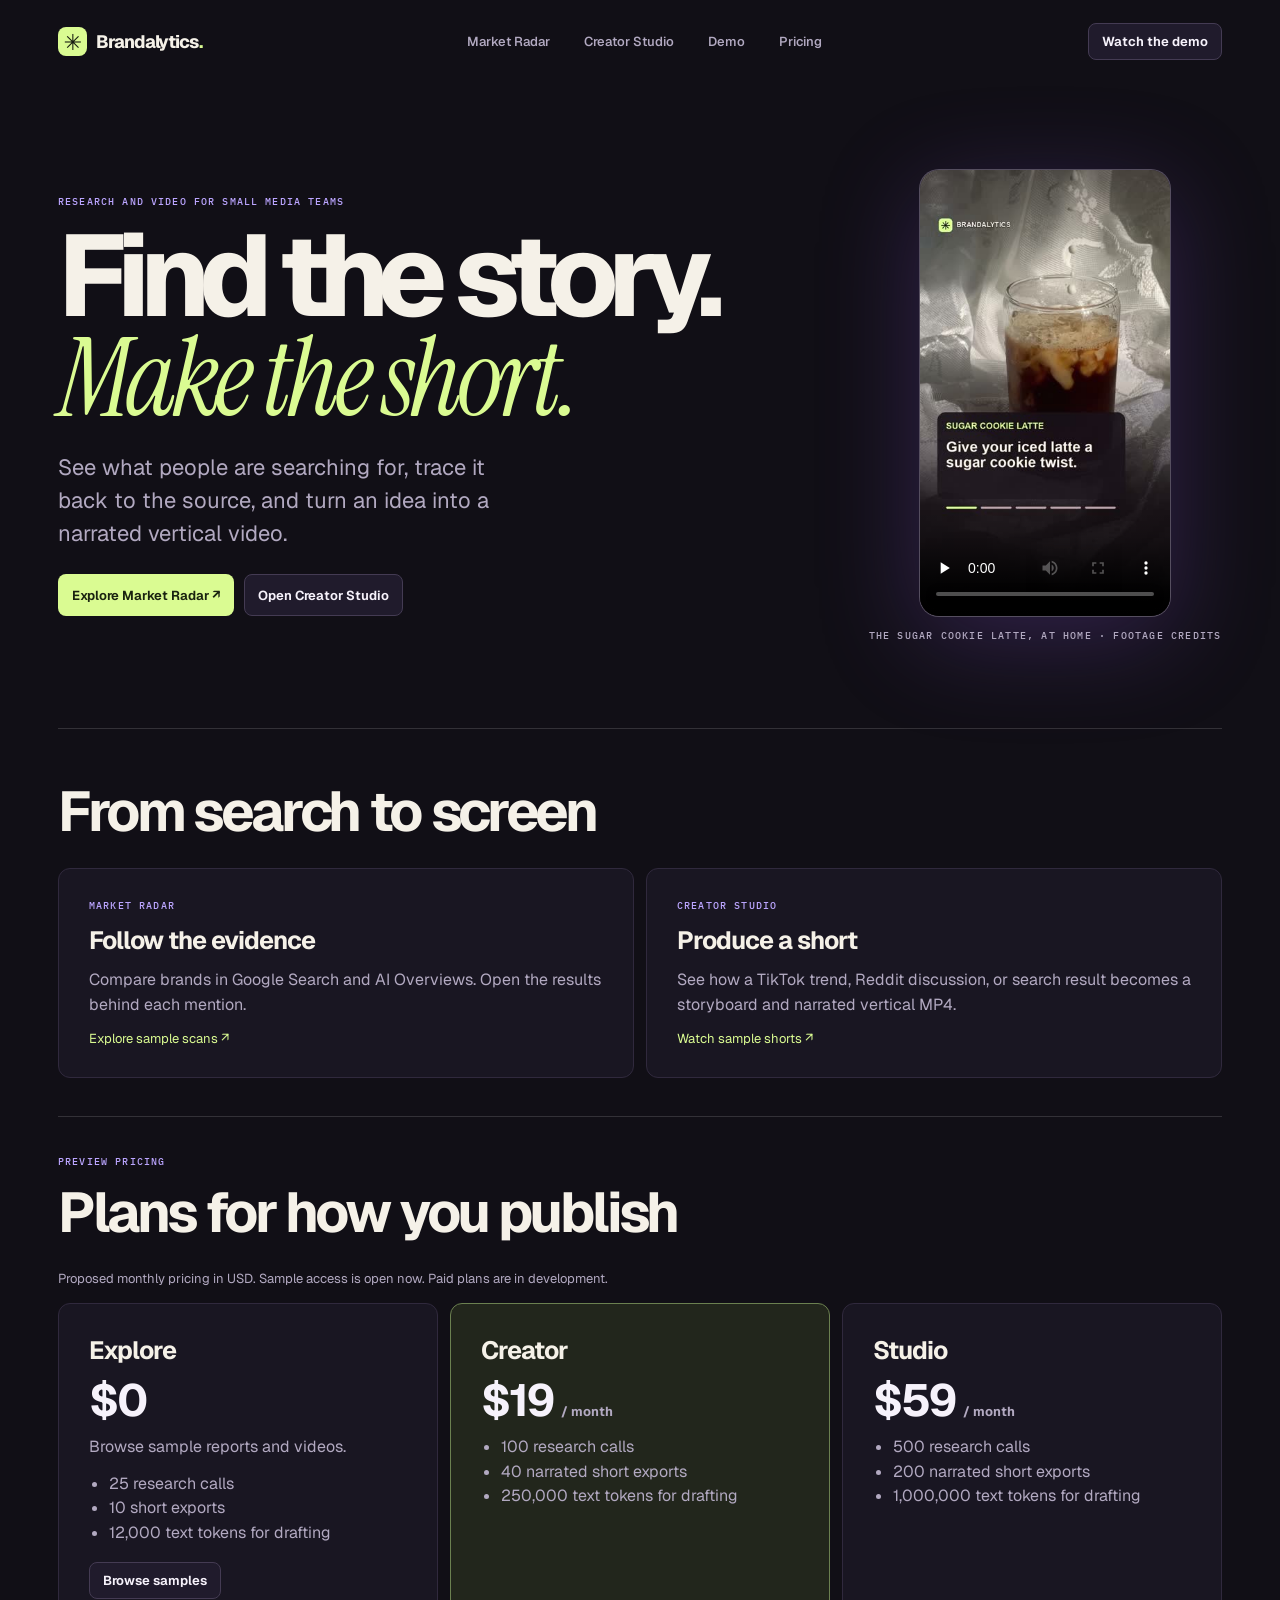
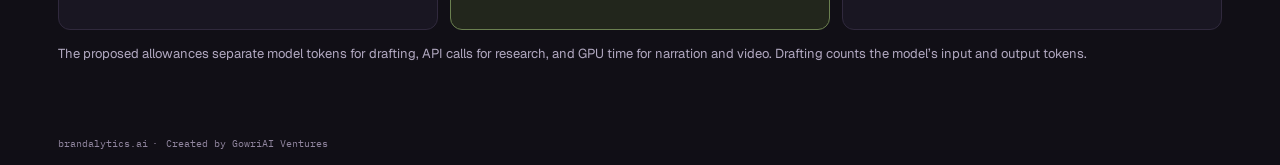
<file: brandalytics/index.html>
<!doctype html>
<html lang="en">
<head>
  <meta charset="utf-8">
  <meta name="viewport" content="width=device-width, initial-scale=1">
  <meta name="description" content="Research what people are searching for and turn sourced ideas into narrated vertical shorts.">
  <title>Brandalytics · Research and video for small media teams</title>
  <link rel="icon" href="/brandalytics/favicon.svg">
  <link href="https://fonts.googleapis.com/css2?family=Geist:wght@400;500;600;700;800&family=Instrument+Serif:ital@0;1&family=IBM+Plex+Mono:wght@400;500&display=swap" rel="stylesheet">
  <link rel="stylesheet" href="/brandalytics/static/studio/studio.css">
  <link rel="stylesheet" href="/brandalytics/static/studio/release.css">
</head>
<body class="release">
  <header class="release-header">
    <a class="wordmark" href="/brandalytics/"><span class="logo" aria-hidden="true">✳</span> Brandalytics<span class="brand-dot">.</span></a>
    <nav aria-label="Product"><a href="/brandalytics/studio/radar">Market Radar</a><a href="/brandalytics/studio/creator">Creator Studio</a><a href="/brandalytics/demo">Demo</a><a href="#pricing">Pricing</a></nav>
    <a class="quiet-button" href="/brandalytics/demo">Watch the demo</a>
  </header>
  <main class="release-main">
    <section class="release-hero">
      <div>
        <p class="eyebrow">RESEARCH AND VIDEO FOR SMALL MEDIA TEAMS</p>
        <h1>Find the story.<br><em>Make the short.</em></h1>
        <p class="lede">See what people are searching for, trace it back to the source, and turn an idea into a narrated vertical video.</p>
        <div class="release-actions"><a class="primary" href="/brandalytics/studio/radar">Explore Market Radar ↗</a><a class="quiet-button" href="/brandalytics/studio/creator">Open Creator Studio</a></div>
      </div>
      <figure class="release-reel">
        <video controls playsinline preload="none" poster="/brandalytics/static/studio/showcase/latte-film.jpg" aria-label="Sugar cookie latte sample, narrated by Chatterbox">
          <source src="/brandalytics/static/studio/showcase/latte-film.mp4" type="video/mp4">
        </video>
        <figcaption>THE SUGAR COOKIE LATTE, AT HOME · <a href="/brandalytics/studio/creator#samples">FOOTAGE CREDITS</a></figcaption>
      </figure>
    </section>
    <section class="release-section" aria-labelledby="workflow-title">
      <h2 id="workflow-title">From search to screen</h2>
      <div class="release-grid">
        <a class="release-card" href="/brandalytics/studio/radar"><span class="eyebrow">MARKET RADAR</span><h3>Follow the evidence</h3><p>Compare brands in Google Search and AI Overviews. Open the results behind each mention.</p><span class="card-link">Explore sample scans ↗</span></a>
        <a class="release-card" href="/brandalytics/studio/creator"><span class="eyebrow">CREATOR STUDIO</span><h3>Produce a short</h3><p>See how a TikTok trend, Reddit discussion, or search result becomes a storyboard and narrated vertical MP4.</p><span class="card-link">Watch sample shorts ↗</span></a>
      </div>
    </section>
    <section class="release-section" id="pricing" aria-labelledby="pricing-title">
      <p class="eyebrow">PREVIEW PRICING</p>
      <h2 id="pricing-title">Plans for how you publish</h2>
      <p class="pricing-note">Proposed monthly pricing in USD. Sample access is open now. Paid plans are in development.</p>
      <div class="release-grid plans">

        <article class="release-card">
          <h3>Explore</h3><p class="price">$0</p>

          <p>Browse sample reports and videos. </p>
          <ul><li>25 research calls</li><li>10 short exports</li><li>12,000 text tokens for drafting</li></ul>
          <a class="quiet-button" href="/brandalytics/studio/creator#samples">Browse samples</a>

        </article>

        <article class="release-card featured">
          <h3>Creator</h3><p class="price">$19 <small>/ month</small></p>

          <ul><li>100 research calls</li><li>40 narrated short exports</li><li>250,000 text tokens for drafting</li></ul>


        </article>

        <article class="release-card">
          <h3>Studio</h3><p class="price">$59 <small>/ month</small></p>

          <ul><li>500 research calls</li><li>200 narrated short exports</li><li>1,000,000 text tokens for drafting</li></ul>


        </article>

      </div>
      <p class="pricing-note">The proposed allowances separate model tokens for drafting, API calls for research, and GPU time for narration and video. Drafting counts the model’s input and output tokens.</p>
    </section>
    <footer class="brand-footer"><a href="https://brandalytics.ai">brandalytics.ai</a><span>·</span><span>Created by <a href="https://gowriai.ventures">GowriAI Ventures</a></span></footer>
  </main>
</body>
</html>
</file>
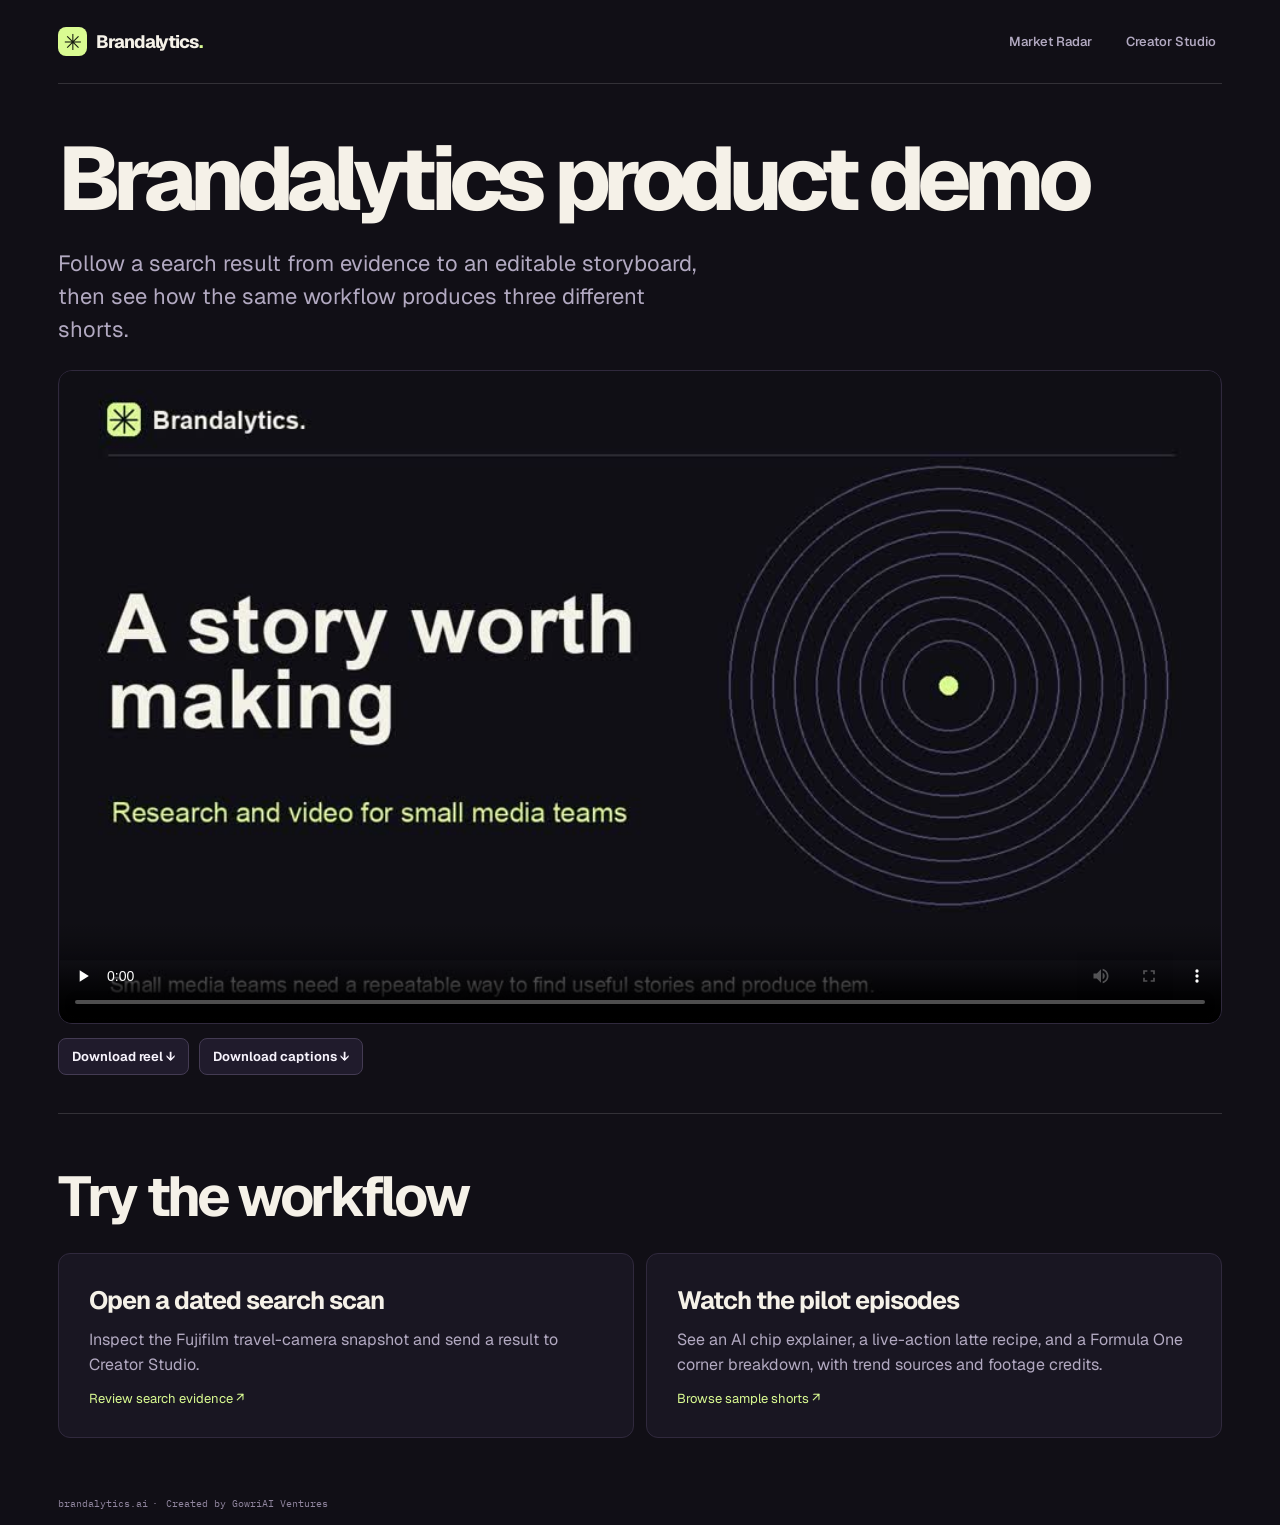
<file: brandalytics/demo/index.html>
<!doctype html>
<html lang="en">
<head>
  <meta charset="utf-8">
  <meta name="viewport" content="width=device-width, initial-scale=1">
  <meta name="description" content="Explore the Brandalytics product demo, pilot episodes, and the evidence behind them.">
  <title>Brandalytics · Product demo</title>
  <link rel="icon" href="/brandalytics/favicon.svg">
  <link href="https://fonts.googleapis.com/css2?family=Geist:wght@400;500;600;700;800&family=Instrument+Serif:ital@0;1&family=IBM+Plex+Mono:wght@400;500&display=swap" rel="stylesheet">
  <link rel="stylesheet" href="/brandalytics/static/studio/studio.css">
  <link rel="stylesheet" href="/brandalytics/static/studio/release.css?v=demo-1">
</head>
<body class="release">
  <header class="release-header">
    <a class="wordmark" href="/brandalytics/"><span class="logo" aria-hidden="true">✳</span> Brandalytics<span class="brand-dot">.</span></a>
    <nav aria-label="Product"><a href="/brandalytics/studio/radar">Market Radar</a><a href="/brandalytics/studio/creator">Creator Studio</a></nav>
  </header>
  <main class="release-main demo-main">
    <section class="release-section" aria-labelledby="demo-heading">
      <h1 id="demo-heading">Brandalytics product demo</h1>
      <p class="lede">Follow a search result from evidence to an editable storyboard, then see how the same workflow produces three different shorts.</p>
      <video class="demo-video" controls playsinline preload="none" poster="/brandalytics/static/studio/showcase/demo-reel.jpg" aria-label="30-second Brandalytics walkthrough">
        <source src="/brandalytics/static/studio/showcase/demo-reel.mp4" type="video/mp4">
        <track kind="captions" label="English" srclang="en" src="/brandalytics/static/studio/showcase/demo-reel.vtt">
      </video>
      <div class="release-actions demo-downloads">
        <a class="quiet-button" href="/brandalytics/static/studio/showcase/demo-reel.mp4" download>Download reel ↓</a>
        <a class="quiet-button" href="/brandalytics/static/studio/showcase/demo-reel.srt" download>Download captions ↓</a>
      </div>
    </section>
    <section class="release-section" aria-labelledby="try-heading">
      <h2 id="try-heading">Try the workflow</h2>
      <div class="release-grid">
        <a class="release-card" href="/brandalytics/studio/radar?sample=Fujifilm"><h3>Open a dated search scan</h3><p>Inspect the Fujifilm travel-camera snapshot and send a result to Creator Studio.</p><span class="card-link">Review search evidence ↗</span></a>
        <a class="release-card" href="/brandalytics/studio/creator#samples"><h3>Watch the pilot episodes</h3><p>See an AI chip explainer, a live-action latte recipe, and a Formula One corner breakdown, with trend sources and footage credits.</p><span class="card-link">Browse sample shorts ↗</span></a>
      </div>
    </section>
    <footer class="brand-footer"><a href="https://brandalytics.ai">brandalytics.ai</a><span>·</span><span>Created by <a href="https://gowriai.ventures">GowriAI Ventures</a></span></footer>
  </main>
</body>
</html>
</file>
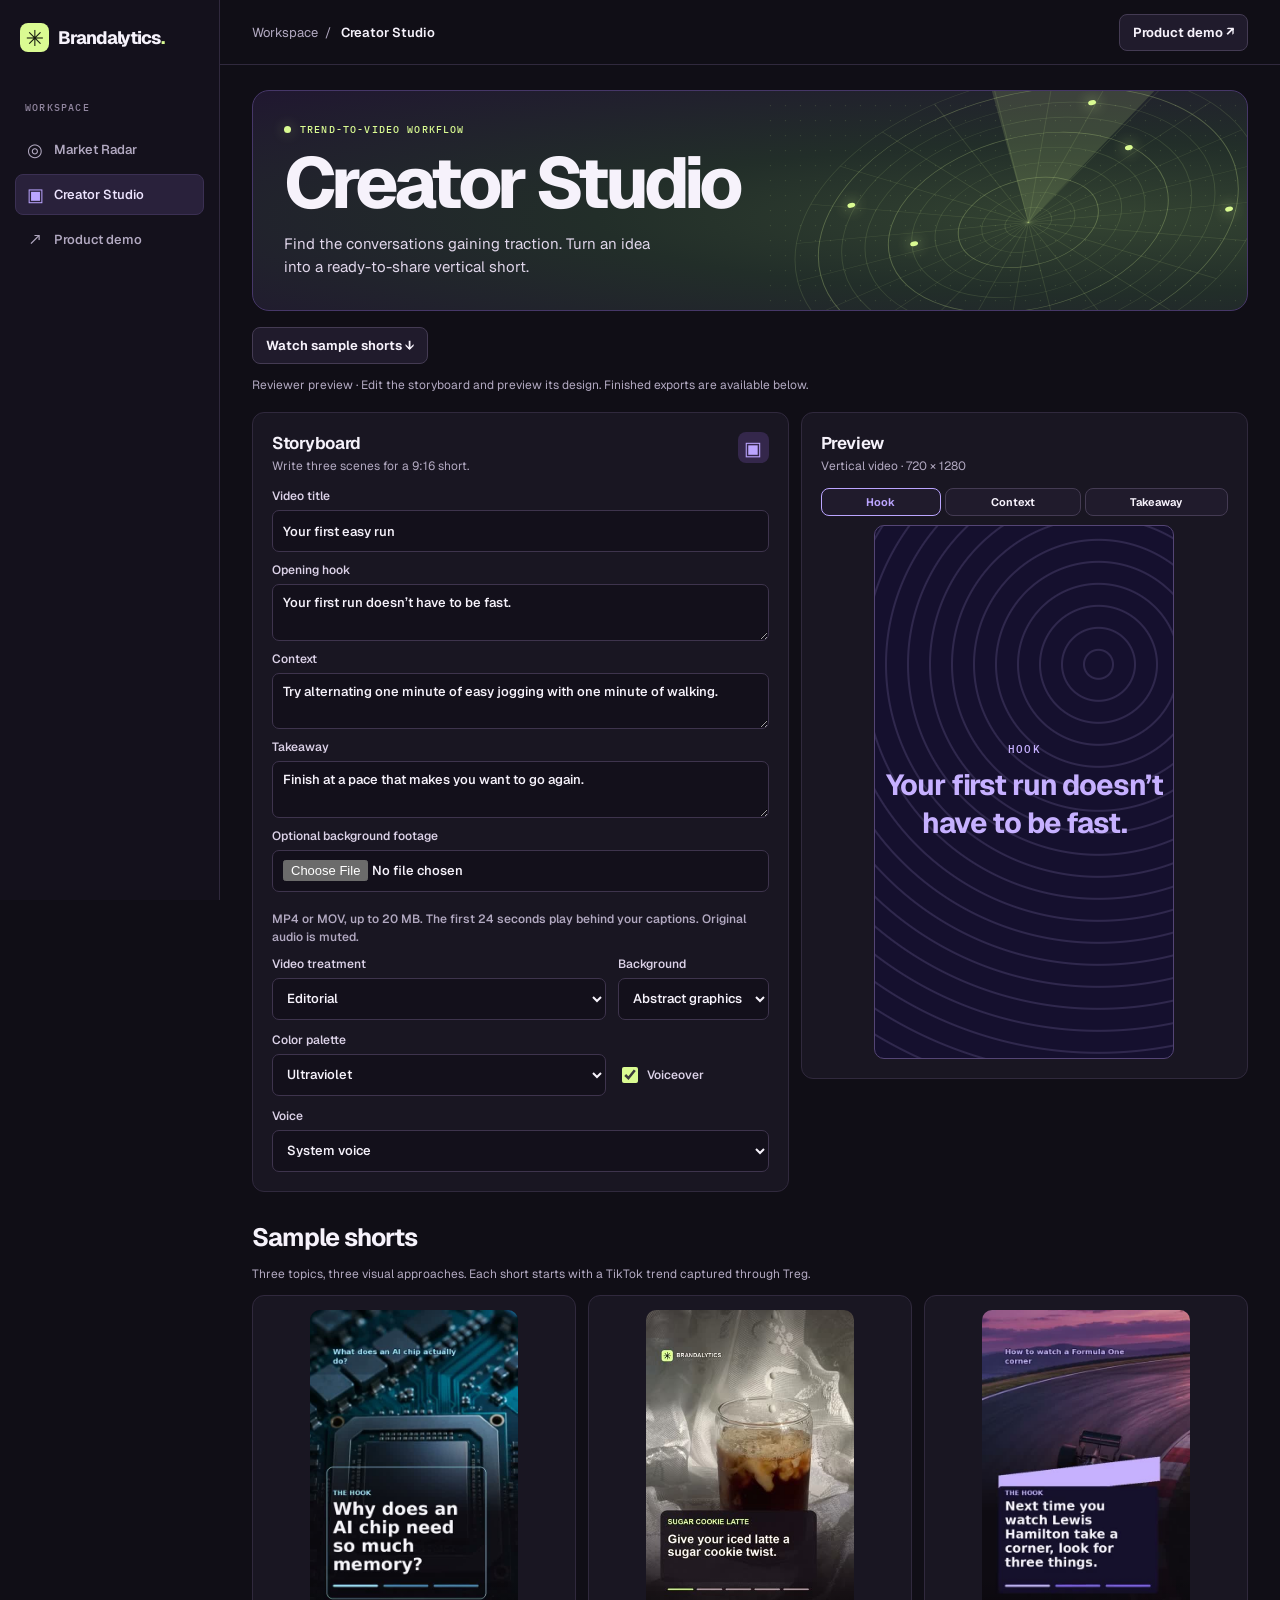
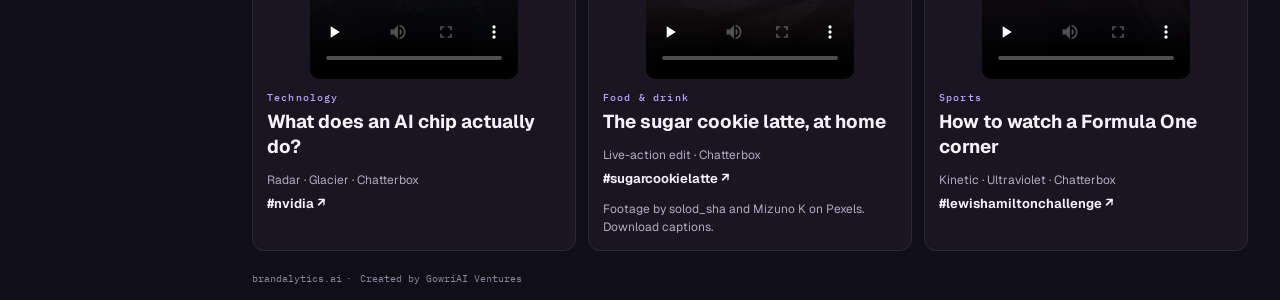
<file: brandalytics/studio/creator/index.html>
<!doctype html>
<html lang="en">
<head>
  <meta charset="utf-8">
  <meta name="viewport" content="width=device-width, initial-scale=1">
  <meta name="theme-color" content="#100e17">
  <title>Creator Studio · Brandalytics</title>
  <link rel="icon" href="/brandalytics/favicon.svg">
  <link rel="preconnect" href="https://fonts.googleapis.com">
  <link rel="preconnect" href="https://fonts.gstatic.com" crossorigin>
  <link href="https://fonts.googleapis.com/css2?family=Geist:wght@400;500;600;700;800&family=IBM+Plex+Mono:wght@400;500;600&display=swap" rel="stylesheet">
  <link rel="stylesheet" href="/brandalytics/static/studio/studio.css">
  <script type="module" src="/brandalytics/static/studio/studio.js"></script>
</head>
<body data-base-path="/brandalytics" data-creator="true" data-live="false" data-preview-only="true">
  <a href="#main" class="skip">Skip to content</a>
    <aside class="rail">
    <a class="wordmark" href="/brandalytics/"><span class="logo" aria-hidden="true">✳</span> Brandalytics<span class="brand-dot">.</span></a>
    <nav aria-label="Workspace">
      <div class="nav-label">Workspace</div>
      <a href="/brandalytics/studio/radar" ><span aria-hidden="true">◎</span> Market Radar</a>
      <a href="/brandalytics/studio/creator" aria-current="page"><span aria-hidden="true">▣</span> Creator Studio</a>
      <a href="/brandalytics/demo"><span aria-hidden="true">↗</span> Product demo</a>
    </nav>

  </aside>
  <main id="main">
    <header class="topbar">
      <div class="breadcrumb"><span>Workspace</span><b aria-hidden="true">/</b> Creator Studio</div>
      <a class="quiet-button" href="/brandalytics/demo">Product demo ↗</a>
    </header>
    <div class="workspace">
      <section class="hero creator-hero">
        <canvas id="hero-art" aria-hidden="true"></canvas>
        <div class="hero-copy">
          <div class="eyebrow"><span class="live-dot"></span> TREND-TO-VIDEO WORKFLOW</div>
          <h1>Creator Studio</h1>
          <p>Find the conversations gaining traction. Turn an idea into a ready-to-share vertical short.</p>
        </div>
      </section>


      <div class="showcase-jump"><a class="quiet-button" href="#samples">Watch sample shorts ↓</a></div>
      <p class="report-note">Reviewer preview · Edit the storyboard and preview its design. Finished exports are available below.</p>
      <div class="creator-grid">
        <section class="panel trend-panel" aria-labelledby="trend-heading" hidden>
          <div class="panel-header"><div><h2 id="trend-heading">Discover topics</h2><p>Explore trending hashtags and active community discussions.</p></div><span class="panel-icon" aria-hidden="true">◎</span></div>
          <form id="trend-form">
            <label>Source<select name="source" aria-label="Source"><option value="tiktok">TikTok · 7-day hashtag rankings</option><option value="reddit">Reddit · active discussions</option></select></label>
            <div id="tiktok-fields" class="form-grid trend-filters">
              <label>Market<select name="region"><option value="US">United States</option><option value="GB">United Kingdom</option><option value="CA">Canada</option><option value="AU">Australia</option></select></label>
              <label>Category<select name="category"><option value="all">All categories</option><option value="sports_outdoor">Sports & outdoor</option><option value="tech_electronics">Tech & electronics</option><option value="beauty_personal_care">Beauty & personal care</option><option value="food_beverage">Food & beverage</option><option value="education">Education</option><option value="travel">Travel</option><option value="games">Games</option></select></label>
            </div>
            <label id="reddit-fields" hidden>Subreddit<input name="subreddit" required pattern="[A-Za-z0-9_]{2,21}" maxlength="21" value="running" disabled></label>

          </form>
          <div id="trend-feedback" class="feedback" role="status"></div>
          <div id="topics" class="topics"><p class="empty">Find topics or start with the editable storyboard.</p></div>
          <details class="receipt" id="trend-receipt" hidden><summary>Treg receipt</summary><p></p></details>
        </section>
        <section class="panel storyboard" aria-labelledby="storyboard-heading">
          <div class="panel-header"><div><h2 id="storyboard-heading">Storyboard</h2><p>Write three scenes for a 9:16 short.</p></div><span class="panel-icon violet" aria-hidden="true">▣</span></div>
          <form id="video-form">
            <label>Video title<input name="title" required minlength="2" maxlength="100" value="Your first easy run"></label>
            <label>Opening hook<textarea name="hook" required minlength="2" maxlength="170" rows="2">Your first run doesn’t have to be fast.</textarea></label>
            <label>Context<textarea name="context" required minlength="2" maxlength="210" rows="2">Try alternating one minute of easy jogging with one minute of walking.</textarea></label>
            <label>Takeaway<textarea name="takeaway" required minlength="2" maxlength="170" rows="2">Finish at a pace that makes you want to go again.</textarea></label>
            <div id="topic-source" hidden></div>

            <label>Optional background footage
              <input type="file" id="footage" accept="video/mp4,video/quicktime,.mp4,.mov" aria-describedby="footage-help">
              <span id="footage-help" class="report-note">MP4 or MOV, up to 20 MB. The first 24 seconds play behind your captions. Original audio is muted.</span>
            </label>
            <div class="form-grid render-options">
              <label>Video treatment<select name="treatment"><option value="editorial">Editorial</option><option value="kinetic">Kinetic</option><option value="radar">Radar</option></select></label>
              <label>Background<select name="background"><option value="abstract">Abstract graphics</option><option value="latte">Iced latte</option><option value="chip">Silicon</option><option value="circuit">Race circuit</option></select></label>
              <label>Color palette<select name="style"><option value="ultraviolet">Ultraviolet</option><option value="citrus">Citrus</option><option value="glacier">Glacier</option><option value="ember">Ember</option></select></label>
              <label class="check"><input type="checkbox" name="narration" checked> Voiceover</label>
              <label>Voice<select name="voice">
                <option value="chatterbox" >Chatterbox · Spark</option>
                <option value="kokoro" >Kokoro · Heart</option>
                <option value="system" selected>System voice</option>
              </select></label>
            </div>

          </form>
          <div id="render-feedback" class="feedback" role="status"></div>
        </section>
        <section class="panel preview" aria-labelledby="preview-heading">
          <div class="panel-header"><div><h2 id="preview-heading">Preview</h2><p>Vertical video · 720 × 1280</p></div></div>
          <div class="scene-controls" role="group" aria-label="Storyboard scene preview">
            <button class="quiet-button" type="button" data-preview="hook" aria-pressed="true">Hook</button>
            <button class="quiet-button" type="button" data-preview="context" aria-pressed="false">Context</button>
            <button class="quiet-button" type="button" data-preview="takeaway" aria-pressed="false">Takeaway</button>
          </div>
          <div id="video-preview" class="video-preview ultraviolet">
            <video id="footage-preview" muted loop playsinline hidden aria-hidden="true"></video>
            <div id="video-placeholder"><span id="preview-label">Hook</span><p id="preview-caption"></p></div>
            <video id="movie" controls playsinline hidden aria-label="Rendered short"></video>
          </div>
          <a class="quiet-button" id="download-video" download="brandalytics-short.mp4" hidden>Download MP4 <span aria-hidden="true">↓</span></a>
          <a class="quiet-button" id="download-captions" download="brandalytics-short.srt" hidden>Download captions (.srt) <span aria-hidden="true">↓</span></a>
        </section>
      </div>
      <section class="visibility" aria-labelledby="showcase-title" id="samples">
  <div class="section-header"><div><h2 id="showcase-title">Sample shorts</h2><p class="report-note">Three topics, three visual approaches. Each short starts with a TikTok trend captured through Treg.</p></div></div>
  <div class="showcase-grid">

    <article class="panel showcase-card">
      <video controls playsinline preload="none" poster="/brandalytics/static/studio/showcase/tech.jpg" aria-label="What does an AI chip actually do?">
        <source src="/brandalytics/static/studio/showcase/tech.mp4" type="video/mp4">
      </video>
      <div><p class="eyebrow">Technology</p><h3>What does an AI chip actually do?</h3><p class="report-note">Radar · Glacier · Chatterbox</p><a class="source-title" href="https://www.tiktok.com/tag/nvidia">#nvidia ↗</a>

      </div>
    </article>

    <article class="panel showcase-card">
      <video controls playsinline preload="none" poster="/brandalytics/static/studio/showcase/latte-film.jpg" aria-label="The sugar cookie latte, at home">
        <source src="/brandalytics/static/studio/showcase/latte-film.mp4" type="video/mp4">
      </video>
      <div><p class="eyebrow">Food &amp; drink</p><h3>The sugar cookie latte, at home</h3><p class="report-note">Live-action edit · Chatterbox</p><a class="source-title" href="https://www.tiktok.com/tag/sugarcookielatte">#sugarcookielatte ↗</a>

        <p class="report-note">Footage by <a href="https://www.pexels.com/video/a-person-pouring-milk-on-a-glass-of-iced-coffee-9008406/">solod_sha</a> and <a href="https://www.pexels.com/video/a-person-stirring-an-iced-latte-with-a-drinking-straw-13736565/">Mizuno K</a> on Pexels. <a href="/brandalytics/static/studio/showcase/latte-film.srt" download>Download captions</a>.</p>

      </div>
    </article>

    <article class="panel showcase-card">
      <video controls playsinline preload="none" poster="/brandalytics/static/studio/showcase/sports.jpg" aria-label="How to watch a Formula One corner">
        <source src="/brandalytics/static/studio/showcase/sports.mp4" type="video/mp4">
      </video>
      <div><p class="eyebrow">Sports</p><h3>How to watch a Formula One corner</h3><p class="report-note">Kinetic · Ultraviolet · Chatterbox</p><a class="source-title" href="https://www.tiktok.com/tag/lewishamiltonchallenge">#lewishamiltonchallenge ↗</a>

      </div>
    </article>

  </div>
</section>

      <footer class="brand-footer"><a href="https://brandalytics.ai">brandalytics.ai</a><span>·</span><span>Created by <a href="https://gowriai.ventures">GowriAI Ventures</a></span></footer>
    </div>
  </main>
</body>
</html>
</file>
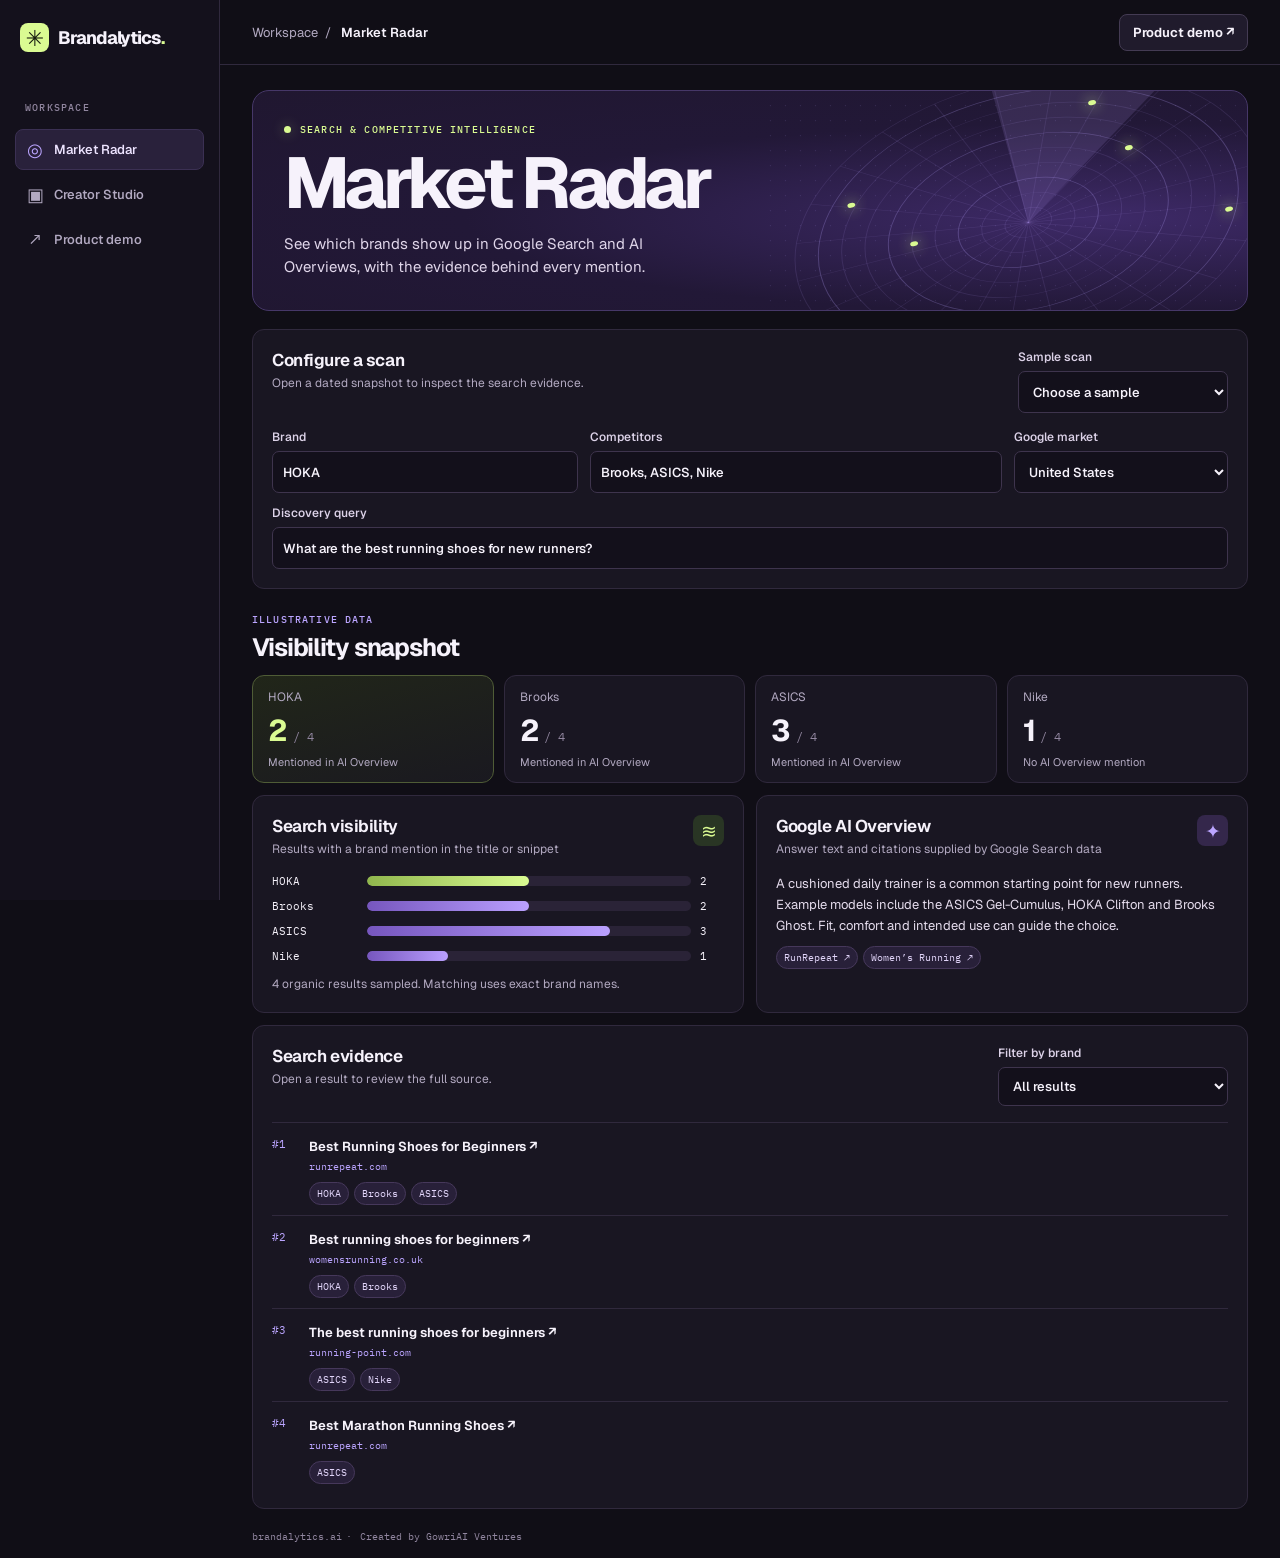
<file: brandalytics/studio/radar/index.html>
<!doctype html>
<html lang="en">
<head>
  <meta charset="utf-8">
  <meta name="viewport" content="width=device-width, initial-scale=1">
  <meta name="theme-color" content="#100e17">
  <title>Market Radar · Brandalytics</title>
  <link rel="icon" href="/brandalytics/favicon.svg">
  <link rel="preconnect" href="https://fonts.googleapis.com">
  <link rel="preconnect" href="https://fonts.gstatic.com" crossorigin>
  <link href="https://fonts.googleapis.com/css2?family=Geist:wght@400;500;600;700;800&family=IBM+Plex+Mono:wght@400;500;600&display=swap" rel="stylesheet">
  <link rel="stylesheet" href="/brandalytics/static/studio/studio.css">
  <script type="module" src="/brandalytics/static/studio/studio.js"></script>
</head>
<body data-base-path="/brandalytics" data-creator="false" data-live="false" data-preview-only="true">
  <a href="#main" class="skip">Skip to content</a>
    <aside class="rail">
    <a class="wordmark" href="/brandalytics/"><span class="logo" aria-hidden="true">✳</span> Brandalytics<span class="brand-dot">.</span></a>
    <nav aria-label="Workspace">
      <div class="nav-label">Workspace</div>
      <a href="/brandalytics/studio/radar" aria-current="page"><span aria-hidden="true">◎</span> Market Radar</a>
      <a href="/brandalytics/studio/creator" ><span aria-hidden="true">▣</span> Creator Studio</a>
      <a href="/brandalytics/demo"><span aria-hidden="true">↗</span> Product demo</a>
    </nav>

  </aside>
  <main id="main">
    <header class="topbar">
      <div class="breadcrumb"><span>Workspace</span><b aria-hidden="true">/</b> Market Radar</div>
      <a class="quiet-button" href="/brandalytics/demo">Product demo ↗</a>
    </header>
    <div class="workspace">
      <section class="hero ">
        <canvas id="hero-art" aria-hidden="true"></canvas>
        <div class="hero-copy">
          <div class="eyebrow"><span class="live-dot"></span> SEARCH &amp; COMPETITIVE INTELLIGENCE</div>
          <h1>Market Radar</h1>
          <p>See which brands show up in Google Search and AI Overviews, with the evidence behind every mention.</p>
        </div>
      </section>


      <section class="panel configuration" aria-labelledby="scan-heading">
        <div class="panel-header"><div><h2 id="scan-heading">Configure a scan</h2><p>Open a dated snapshot to inspect the search evidence.</p></div><label>Sample scan<select id="sample-scan"><option value="">Choose a sample</option><option value="illustrative">Running shoes · illustrative</option></select></label></div>
        <form id="scan-form">
          <div class="form-grid">
            <label>Brand<input name="brand" maxlength="60" minlength="2" required value="HOKA"></label>
            <label>Competitors<input name="peers" maxlength="184" value="Brooks, ASICS, Nike" placeholder="Separate names with commas"></label>
            <label>Google market<select name="country"><option value="us">United States</option><option value="gb">United Kingdom</option><option value="ca">Canada</option><option value="au">Australia</option></select></label>
          </div>
          <div class="query-line">
            <label>Discovery query<input name="query" maxlength="160" minlength="3" required value="What are the best running shoes for new runners?"></label>

          </div>
        </form>
        <div id="scan-feedback" class="feedback" role="status"></div>
      </section>
      <section aria-labelledby="visibility-heading" class="visibility">
        <div class="section-header">
          <div><div class="eyebrow" id="result-mode">EXAMPLE DATA</div><h2 id="visibility-heading">Visibility snapshot</h2></div>
          <label class="history" id="history-wrap" hidden>Saved scans<select id="history" aria-label="Saved scans"></select></label>
        </div>
        <div id="metrics" class="metrics"></div>
        <div class="report-grid">
          <article class="panel report-panel">
            <div class="panel-header"><div><h3>Search visibility</h3><p>Results with a brand mention in the title or snippet</p></div><span class="panel-icon" aria-hidden="true">≋</span></div>
            <div id="bars" class="bars"></div>
            <p class="report-note" id="comparison"></p>
          </article>
          <article class="panel report-panel">
            <div class="panel-header"><div><h3>Google AI Overview</h3><p>Answer text and citations supplied by Google Search data</p></div><span class="panel-icon violet" aria-hidden="true">✦</span></div>
            <div id="overview"></div>
          </article>
        </div>
        <article class="panel evidence">
          <div class="panel-header"><div><h3>Search evidence</h3><p>Open a result to review the full source.</p></div><label class="filter">Filter by brand<select id="brand-filter"></select></label></div>
          <div id="evidence"></div>
        </article>
        <details class="receipt" id="scan-receipt" hidden><summary>Treg receipt</summary><p></p></details>
      </section>

      <footer class="brand-footer"><a href="https://brandalytics.ai">brandalytics.ai</a><span>·</span><span>Created by <a href="https://gowriai.ventures">GowriAI Ventures</a></span></footer>
    </div>
  </main>
</body>
</html>
</file>
<file: brandalytics/static/studio/studio.css>
:root {
  color-scheme: dark;
  --background: #100e16;
  --rail: #14111c;
  --panel: #191622;
  --input: #13101b;
  --line: #30293d;
  --text: #f6f2fb;
  --muted: #b2a9c1;
  --soft: #91869f;
  --lime: #dafb92;
  --violet: #bba5ff;
  --mono: "IBM Plex Mono", ui-monospace, monospace;
  font-family: Geist, system-ui, sans-serif;
  background: var(--background);
  color: var(--text);
}
*, *::before, *::after { box-sizing: border-box; }
body { margin: 0; min-width: 300px; }
[hidden] { display: none !important; }
a { color: inherit; text-decoration: none; }
button, input, textarea, select { font: inherit; }
button, select, summary { cursor: pointer; }
button:disabled { opacity: .6; cursor: wait; }
:focus-visible { outline: 2px solid var(--lime); outline-offset: 3px; }
.skip { position: fixed; z-index: 5; left: 12px; top: 12px; padding: 12px; background: var(--panel); transform: translateY(-200%); }
.skip:focus { transform: none; }
.rail { width: 220px; height: 100dvh; position: fixed; inset: 0 auto 0 0; display: flex; flex-direction: column; padding: 23px 15px 15px; background: var(--rail); border-right: 1px solid var(--line); z-index: 2; }
.wordmark { display: flex; gap: 9px; align-items: center; font-size: 18px; font-weight: 750; letter-spacing: -.06em; margin: 0 5px 49px; }
.logo { display: grid; place-items: center; height: 29px; width: 29px; border-radius: 8px; font-size: 22px; background: var(--lime); color: #171c10; }
.brand-dot { color: var(--lime); margin-left: -8px; }
.nav-label { font: 500 10px var(--mono); text-transform: uppercase; letter-spacing: .12em; color: var(--soft); margin: 0 10px 11px; }
nav { display: grid; gap: 4px; }
nav a { display: flex; gap: 10px; align-items: center; padding: 10px 10px; min-height: 41px; border: 1px solid transparent; border-radius: 8px; color: var(--muted); font-size: 13px; font-weight: 550; }
nav a span { display: inline-grid; place-items: center; width: 18px; font: 18px/1 var(--mono); }
nav a:hover, .quiet-button:hover { background: #282237; }
nav a[aria-current] { background: #29213b; border-color: #3b3053; color: #ede4ff; }
nav a[aria-current] span { color: var(--violet); }
.rail-bottom { margin-top: auto; }
.connection { display: flex; align-items: flex-start; border: 1px solid var(--line); border-radius: 9px; padding: 12px; gap: 9px; margin-bottom: 12px; font-size: 12px; }
.connection i, .live-dot { width: 7px; height: 7px; border-radius: 50%; background: var(--lime); display: inline-block; flex: none; box-shadow: 0 0 13px #d9fa8c65; }
.connection i { margin-top: 5px; }
body[data-live="false"] .connection i { background: var(--soft); box-shadow: none; }
.connection small { display: block; margin-top: 4px; color: var(--muted); }
.account { border-top: 1px solid var(--line); padding: 12px 3px 0; display: flex; align-items: center; gap: 9px; font-size: 13px; overflow: hidden; }
#account-name { overflow: hidden; text-overflow: ellipsis; white-space: nowrap; }
.avatar { width: 27px; height: 27px; display: grid; place-items: center; background: #383050; color: var(--violet); font-weight: 600; border-radius: 50%; flex: none; }
.account-arrow { margin-left: auto; color: var(--soft); }
main { margin-left: 220px; }
.topbar { min-height: 65px; padding: 10px 32px; display: flex; justify-content: space-between; align-items: center; border-bottom: 1px solid var(--line); gap: 12px; }
.breadcrumb { font-size: 13px; font-weight: 600; }
.breadcrumb span, .breadcrumb b { color: var(--muted); font-weight: 400; }
.breadcrumb b { margin: 0 7px; }
.quiet-button, .primary { border-radius: 8px; padding: 9px 13px; font-size: 13px; font-weight: 650; display: inline-flex; align-items: center; justify-content: center; gap: 10px; }
.quiet-button { border: 1px solid #443b53; background: #201b2c; color: var(--text); }
.primary { background: var(--lime); color: #1a2310; border: 1px solid transparent; min-height: 42px; white-space: nowrap; }
.primary:hover { background: #ecffbf; }
.primary span { font: 600 16px var(--mono); }
.workspace { width: min(100%, 1530px); margin: 0 auto; padding: 25px 32px 0; }
.hero { position: relative; overflow: hidden; isolation: isolate; border: 1px solid #463768; border-radius: 17px; background: radial-gradient(ellipse at 85% 58%, #3e2a68 0%, #221837 53%, #201730 100%); min-height: 221px; display: flex; align-items: center; }
.creator-hero { background: radial-gradient(ellipse at 85% 58%, #344432 0%, #222e29 42%, #201730 100%); }
#hero-art { width: 100%; height: 100%; position: absolute; inset: 0; z-index: -1; }
.hero-copy { padding: 28px 31px; width: min(100%, 610px); }
.eyebrow { color: var(--violet); font: 500 10px var(--mono); letter-spacing: .115em; display: flex; align-items: center; gap: 9px; }
.hero .eyebrow { color: var(--lime); }
h1, h2, h3, p { margin: 0; }
h1 { font-size: clamp(43px, 5.6vw, 84px); letter-spacing: -.065em; line-height: .99; font-weight: 750; margin: 12px 0 13px; }
.hero p { font-size: 15px; line-height: 1.55; max-width: 390px; color: #e0d6ea; }
.panel { background: var(--panel); border: 1px solid var(--line); border-radius: 12px; min-width: 0; }
.configuration, .creator-grid { margin-top: 18px; }
.configuration, .report-panel, .evidence, .creator-grid > .panel { padding: 19px; }
.panel-header, .section-header { display: flex; justify-content: space-between; align-items: flex-start; gap: 12px; margin-bottom: 16px; }
.panel-header h2, .panel-header h3 { font-size: 17px; font-weight: 650; letter-spacing: -.025em; }
.panel-header p { color: var(--muted); font-size: 12px; margin-top: 4px; line-height: 1.45; }
.form-grid { display: grid; grid-template-columns: 1fr 1.35fr .7fr; gap: 12px; }
.query-line { display: flex; align-items: flex-end; gap: 10px; }
#scan-form .query-line { margin-top: 12px; }
.query-line label { flex: 1; min-width: 0; }
label { display: grid; gap: 6px; color: #dcd2e8; font-size: 12px; font-weight: 550; min-width: 0; }
input, select, textarea { width: 100%; min-width: 0; min-height: 42px; color: var(--text); background: var(--input); border: 1px solid #3e344d; border-radius: 7px; padding: 9px 10px; font-size: 13px; }
textarea { resize: vertical; line-height: 1.4; }
.feedback:not(:empty) { margin-top: 11px; font-size: 13px; color: var(--muted); }
.feedback[data-error="true"] { color: #ffb1c0; }
.feedback a { color: var(--lime); text-decoration: underline; }
.visibility { margin-top: 24px; }
.section-header { align-items: flex-end; margin-bottom: 12px; }
.section-header h2 { font-size: 25px; letter-spacing: -.045em; margin-top: 5px; }
.history, .filter { width: min(230px, 45%); }
.history select, .filter select { min-height: 35px; }
.metrics { display: grid; grid-template-columns: repeat(auto-fit, minmax(min(100%, 155px), 1fr)); gap: 10px; }
.metric { padding: 13px 15px; }
.metric:first-child { border-color: #4f5c36; background: linear-gradient(165deg,#212619,#1a1920); }
.metric-label { color: var(--muted); font-size: 12px; overflow-wrap: anywhere; }
.metric-value { margin-top: 6px; font-size: 30px; letter-spacing: -.075em; font-weight: 700; }
.metric-value small { font-family: var(--mono); font-size: 12px; font-weight: 400; color: var(--soft); letter-spacing: normal; }
.metric:first-child .metric-value { color: var(--lime); }
.metric-note { margin-top: 5px; color: var(--muted); font-size: 11px; }
.report-grid { display: grid; grid-template-columns: 1fr 1fr; gap: 12px; margin-top: 12px; }
.panel-icon { display: grid; place-items: center; flex: 0 0 31px; height: 31px; border-radius: 8px; color: var(--lime); background: #293524; font: 19px var(--mono); }
.panel-icon.violet { color: var(--violet); background: #34274b; }
.bars { display: grid; gap: 11px; }
.bar-row { display: grid; gap: 9px; align-items: center; grid-template-columns: minmax(45px, 86px) 1fr 24px; font: 11px var(--mono); }
.bar-row span:first-child { overflow: hidden; text-overflow: ellipsis; }
.bar-track { height: 10px; background: #2a2337; border-radius: 20px; overflow: hidden; }
.bar-fill { height: 100%; background: linear-gradient(90deg,#7656be,#baa0ff); border-radius: inherit; }
.bar-row:first-child .bar-fill { background: linear-gradient(90deg,#90b64d,var(--lime)); }
.report-note, .empty { margin-top: 12px; color: var(--muted); font-size: 12px; line-height: 1.5; }
.overview-text { font-size: 13px; line-height: 1.6; color: #e5dced; max-height: 12em; overflow: auto; overflow-wrap: anywhere; }
.chips { display: flex; flex-wrap: wrap; gap: 5px; margin-top: 9px; }
.chip { border-radius: 20px; border: 1px solid #46385b; color: #e2d5fa; background: #282039; padding: 4px 7px; font: 10px var(--mono); overflow-wrap: anywhere; }
a.chip:hover, .source-title:hover { color: var(--lime); }
.evidence { margin-top: 12px; }
.source-row { border-top: 1px solid var(--line); padding: 12px 0 5px; display: grid; grid-template-columns: 28px 1fr; gap: 9px; margin-top: 5px; }
.rank { font: 11px var(--mono); color: var(--violet); padding-top: 2px; }
.source-title { font-size: 13px; font-weight: 650; overflow-wrap: anywhere; }
.source-domain { font: 10px var(--mono); color: var(--violet); margin: 4px 0; overflow-wrap: anywhere; }
.source-snippet { color: var(--muted); font-size: 12px; line-height: 1.55; overflow-wrap: anywhere; }
.receipt { margin-top: 13px; padding: 10px 0; font: 11px/1.6 var(--mono); color: var(--muted); overflow-wrap: anywhere; }
.receipt p { margin-top: 7px; }
.creator-grid { display: grid; grid-template-columns: 1fr 1.13fr .75fr; gap: 12px; align-items: start; }
.creator-grid .panel-header { margin-bottom: 13px; }
.storyboard form, #trend-form { display: grid; gap: 10px; }
.trend-filters { grid-template-columns: 1fr 1fr; }
#trend-form .primary { justify-self: start; }
.spark { display: flex; gap: 3px; align-items: end; height: 25px; margin-top: 6px; }
.spark span { display: block; width: 8px; border-radius: 2px; background: var(--violet); }
.storyboard button { justify-self: start; }
.render-options { grid-template-columns: 1fr auto; align-items: end; }
.render-options label:last-child { grid-column: 1 / -1; }
.check { display: flex; gap: 6px; align-items: center; min-height: 42px; }
.check input { width: 16px; min-height: 16px; accent-color: var(--lime); }
.topic { padding: 12px 0; border-bottom: 1px solid var(--line); }
.topic:last-child { border: 0; }
.topic .quiet-button { margin-top: 7px; font-size: 11px; padding: 5px 8px; }
#topic-source { font-size: 11px; color: var(--violet); }
.video-preview { border-radius: 10px; aspect-ratio: 9/16; width: min(100%, 300px); margin: 0 auto; overflow: hidden; display: grid; position: relative; border: 1px solid #544575; background: #15102e; color: #c6b0ff; }
.video-preview.citrus { background: #17251a; color: #e2fd8e; }
.video-preview.glacier { background: #0d2135; color: #9ae5ff; }
#video-placeholder { position: relative; display: grid; place-content: center; gap: 10px; text-align: center; padding: 10px; isolation: isolate; }
#video-placeholder::before { content: ""; position: absolute; inset: 0; z-index: -1; background: repeating-radial-gradient(circle at 75% 26%, transparent 0 13px, currentColor 14px 15px, transparent 16px 22px); opacity: .15; }
#video-placeholder span { font: 500 11px var(--mono); letter-spacing: .12em; text-transform: uppercase; }
.scene-controls { display: flex; flex-wrap: wrap; gap: 4px; margin: 0 0 9px; }
.scene-controls button { flex: 1 1 auto; padding: 6px 5px; font-size: 11px; }
.scene-controls [aria-pressed="true"] { border-color: var(--violet); color: var(--violet); }
#preview-caption { max-height: 12em; overflow: auto; }
#video-placeholder p { font-weight: 700; font-size: clamp(16px, 2.5vw, 29px); letter-spacing: -.04em; overflow-wrap: anywhere; }
#movie { width: 100%; height: 100%; background: #000; }
#download-video { width: 100%; margin-top: 11px; }
footer { margin: 21px 0 15px; color: var(--soft); font: 10px var(--mono); }
footer span { padding: 0 4px; }
@media(max-width: 1180px) {
  .creator-grid { grid-template-columns: 1fr 1fr; }
  .preview { grid-column: 2; }
  .trend-panel { grid-row: span 2; }
}
@media(max-width: 850px) {
  .rail { width: 170px; }
  .wordmark { font-size: 15px; margin-left: 0; }
  main { margin-left: 170px; }
  .workspace, .topbar { padding-left: 17px; padding-right: 17px; }
  .metrics { grid-template-columns: 1fr 1fr; }
  .form-grid:not(.render-options, .trend-filters) { grid-template-columns: 1fr 1fr; }
  .form-grid:not(.render-options, .trend-filters) label:last-child { grid-column: 1 / -1; }
  .creator-grid { grid-template-columns: 1fr; }
  .preview { grid-column: auto; }
  .trend-panel { grid-row: auto; }
}
@media(max-width: 630px) {
  .rail { position: static; width: 100%; height: auto; padding: 10px 13px 8px; border-right: 0; border-bottom: 1px solid var(--line); }
  .wordmark { margin: 0 0 9px; font-size: 17px; }
  .rail-bottom, .nav-label { display: none; }
  nav { display: flex; flex-wrap: wrap; gap: 3px; }
  nav a { min-height: 34px; padding: 6px; font-size: 11px; gap: 4px; }
  nav a span { font-size: 14px; }
  main { margin-left: 0; }
  .topbar { min-height: 47px; padding-top: 5px; padding-bottom: 5px; }
  .breadcrumb span, .breadcrumb b { display: none; }
  .workspace { padding-top: 12px; }
  .hero { min-height: 188px; }
  .hero-copy { padding: 21px 16px; }
  .hero p { font-size: 13px; max-width: 250px; }
  h1 { font-size: clamp(35px, 10vw, 58px); }
  .configuration, .report-panel, .evidence, .creator-grid > .panel { padding: 13px; }
  .report-grid { grid-template-columns: 1fr; }
  .query-line { flex-wrap: wrap; }
  .query-line label { flex-basis: 100%; }
}

.source-action { margin-top: 8px; padding: 5px 9px; font-size: 11px; }
#topic-source .source-snippet { margin-top: 7px; }
.video-preview.ember { background: #261311; color: #ffb391; }
.video-preview.kinetic #video-placeholder::before { opacity: .75; background: repeating-linear-gradient(128deg,transparent 0 25px,currentColor 26px 28px,transparent 29px 45px); }
.video-preview.kinetic #preview-caption { background: #14111c; padding: 8px; }
.video-preview.radar #video-placeholder::before { background: repeating-linear-gradient(0deg,transparent 0 17px,currentColor 18px 19px), repeating-linear-gradient(90deg,transparent 0 17px,currentColor 18px 19px); }
.showcase-jump { margin-top: 16px; }
.showcase-grid { display: grid; grid-template-columns: repeat(3, minmax(0, 1fr)); gap: 12px; }
.showcase-card { display: grid; gap: 12px; padding: 14px; align-content: start; }
.showcase-card video { width: min(100%, 208px); aspect-ratio: 9/16; border-radius: 10px; margin: auto; background: var(--input); }
.showcase-card h3 { margin: 5px 0; overflow-wrap: anywhere; }
.showcase-card .source-title { display: inline-block; margin-top: 6px; overflow-wrap: anywhere; }
@media(max-width: 730px) { .showcase-grid { grid-template-columns: 1fr; } }
.video-preview[data-background="latte"] { --scene-photo: url("./backgrounds/latte.jpg"); }
.video-preview[data-background="chip"] { --scene-photo: url("./backgrounds/chip.jpg"); }
.video-preview[data-background="circuit"] { --scene-photo: url("./backgrounds/circuit.jpg"); }
.video-preview[data-background]:not([data-background="abstract"]) #video-placeholder::before { opacity: 1; background: linear-gradient(transparent 15%, #100e16e8 74%), var(--scene-photo) center / cover; }

#footage-preview { position: absolute; width: 100%; height: 100%; inset: 0; object-fit: cover; }
.video-preview[data-background="footage"] #video-placeholder::before { background: linear-gradient(transparent 15%, #100e16e8 74%); }
.video-preview[data-background="footage"] #video-placeholder { position: relative; }

#draft-review { padding: 12px; }
#draft-review dl { margin: 0 0 12px; }
#draft-review dt { font-size: 12px; color: var(--violet); margin: 8px 0 2px; }
#draft-review dd { margin: 0; font-size: 13px; line-height: 1.5; overflow-wrap: anywhere; }

#download-captions { margin-top: 6px; }

@media(min-width:851px) {
  body[data-preview-only="true"] .creator-grid { grid-template-columns: 1.2fr 1fr; }
}
</file>
<file: brandalytics/static/studio/release.css>
.release { background: #110f16; color: #f5f1e8; }
.release-header { max-width: 1260px; margin: auto; padding: 21px clamp(18px, 5vw, 48px); display: flex; align-items: center; justify-content: space-between; gap: 14px; }
.release-header .wordmark { margin: 0; }
.release-header nav { display: flex; gap: clamp(8px, 2vw, 22px); }
.release-header nav a { padding: 5px; }
.release-main { width: 100%; margin: auto; max-width: 1260px; padding: 0 clamp(18px, 5vw, 48px); }
.release-hero { display: grid; grid-template-columns: minmax(0, 1.45fr) minmax(0, .7fr); align-items: center; gap: clamp(22px, 6vw, 90px); padding: clamp(32px, 7vw, 86px) 0; }
.release-hero h1 { margin: 18px 0; font-size: clamp(62px, 9vw, 124px); line-height: .86; letter-spacing: -.09em; }
.release-hero h1 em { font: italic .95em/.9 "Instrument Serif", Georgia, serif; color: var(--lime); letter-spacing: -.045em; }
.lede { max-width: 460px; font-size: clamp(17px, 2vw, 22px); line-height: 1.5; color: var(--muted); margin: 24px 0; }
.release-actions { display: flex; gap: 10px; flex-wrap: wrap; }
.release-reel { margin: 0; display: grid; gap: 12px; justify-items: center; }
.release-reel video { width: min(100%, 252px); aspect-ratio: 9 / 16; object-fit: cover; border-radius: 20px; border: 1px solid #ffffff35; background: #282035; box-shadow: 0 22px 100px #8653d446; }
.release-reel figcaption { text-align: center; font: 500 10px var(--mono); color: var(--muted); letter-spacing: .12em; }
.release-section { border-top: 1px solid #ffffff24; padding: 38px 0; }
.release-section h2 { font-size: clamp(32px, 5vw, 56px); margin: 8px 0 20px; letter-spacing: -.06em; }
.release-grid { display: grid; grid-template-columns: repeat(2,minmax(0,1fr)); gap: 12px; }
.release-grid.plans { grid-template-columns: repeat(3,minmax(0,1fr)); }
.release-card { display: grid; align-content: start; justify-items: start; gap: 12px; padding: clamp(16px, 3vw, 30px); border: 1px solid var(--line); border-radius: 12px; background: var(--panel); }
.release-card h3 { font-size: 25px; letter-spacing: -.04em; }
.release-card p, .release-card li, .pricing-note { color: var(--muted); line-height: 1.55; }
.release-card ul { margin: 0 0 4px; padding-left: 20px; }
.release-card .price { font-size: 45px; font-weight: 700; color: var(--text); line-height: 1; letter-spacing: -.055em; }
.release-card .price small { font-size: 13px; letter-spacing: normal; color: var(--muted); }
.release-card.featured { border-color: #6b8050; background: #22261c; }
.card-link { color: var(--lime); font-size: 13px; }
.pricing-note { font-size: 13px; margin: 14px 0; }
.brand-footer a:hover { color: var(--lime); }
@media(max-width:640px) {
  .release-hero, .release-grid, .release-grid.plans { grid-template-columns: 1fr; }
  .release-header { flex-wrap: wrap; }
  .release-header nav { order: 3; width: 100%; }
  .release-hero h1 { font-size: clamp(58px, 12.8vw, 84px); }
}
.demo-main h1 { font-size: clamp(48px, 7vw, 92px); letter-spacing: -.075em; }
.demo-main .lede { max-width: 640px; }
.demo-video { width: 100%; display: block; aspect-ratio: 16 / 9; background: var(--input); border: 1px solid var(--line); border-radius: 14px; }
.demo-downloads { margin-top: 14px; }
</file>
